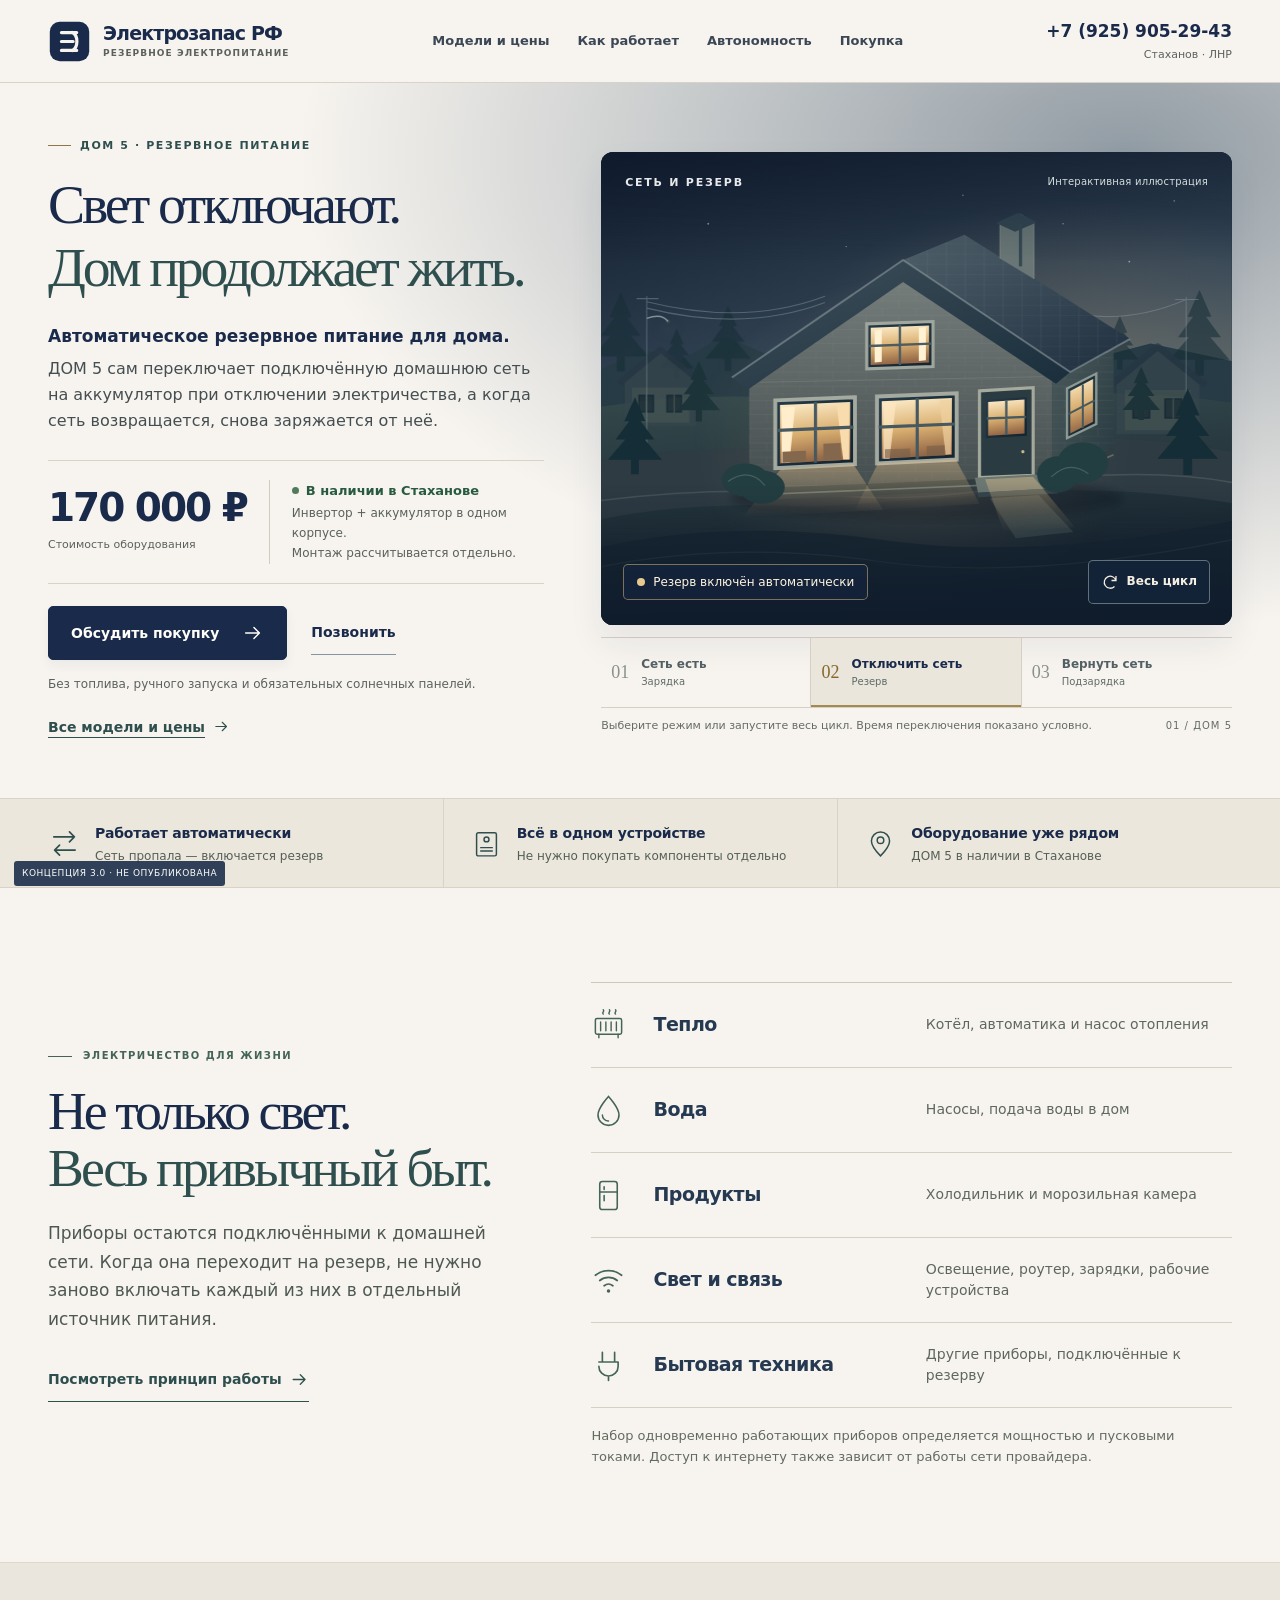
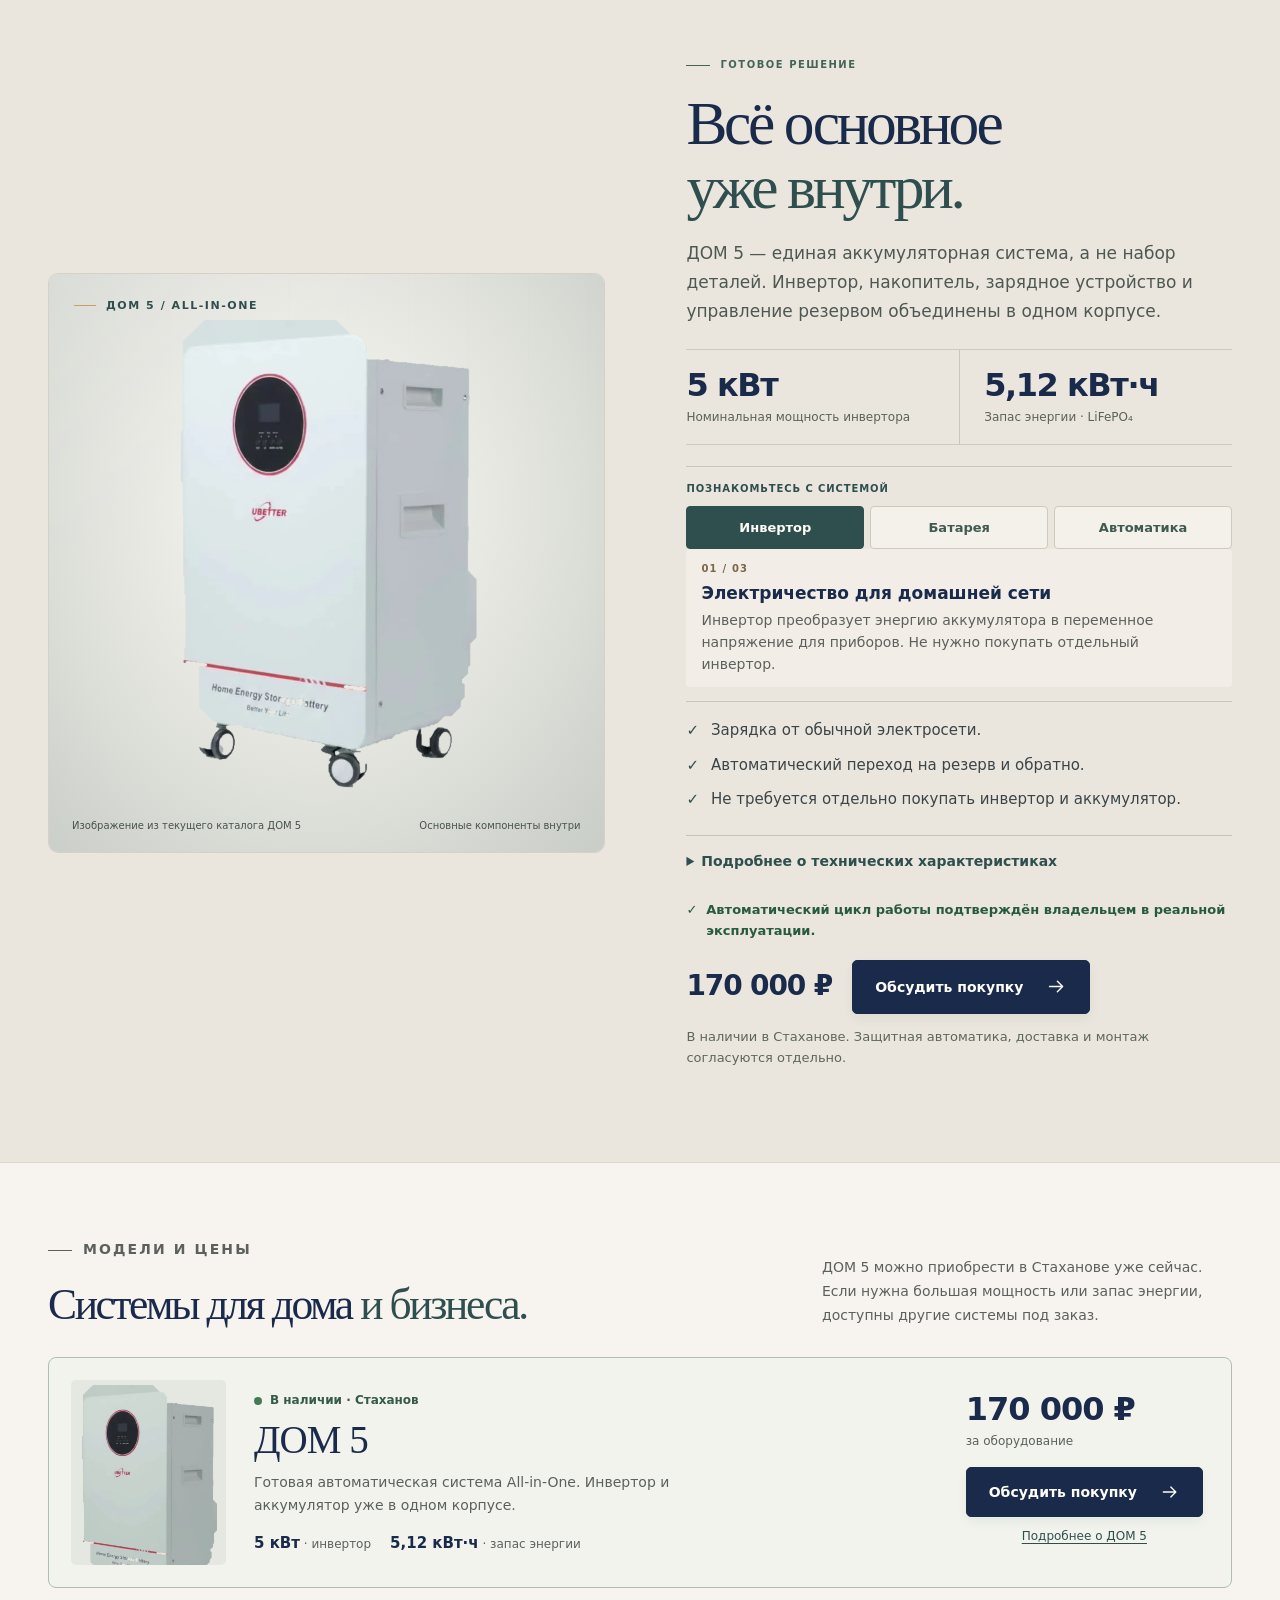
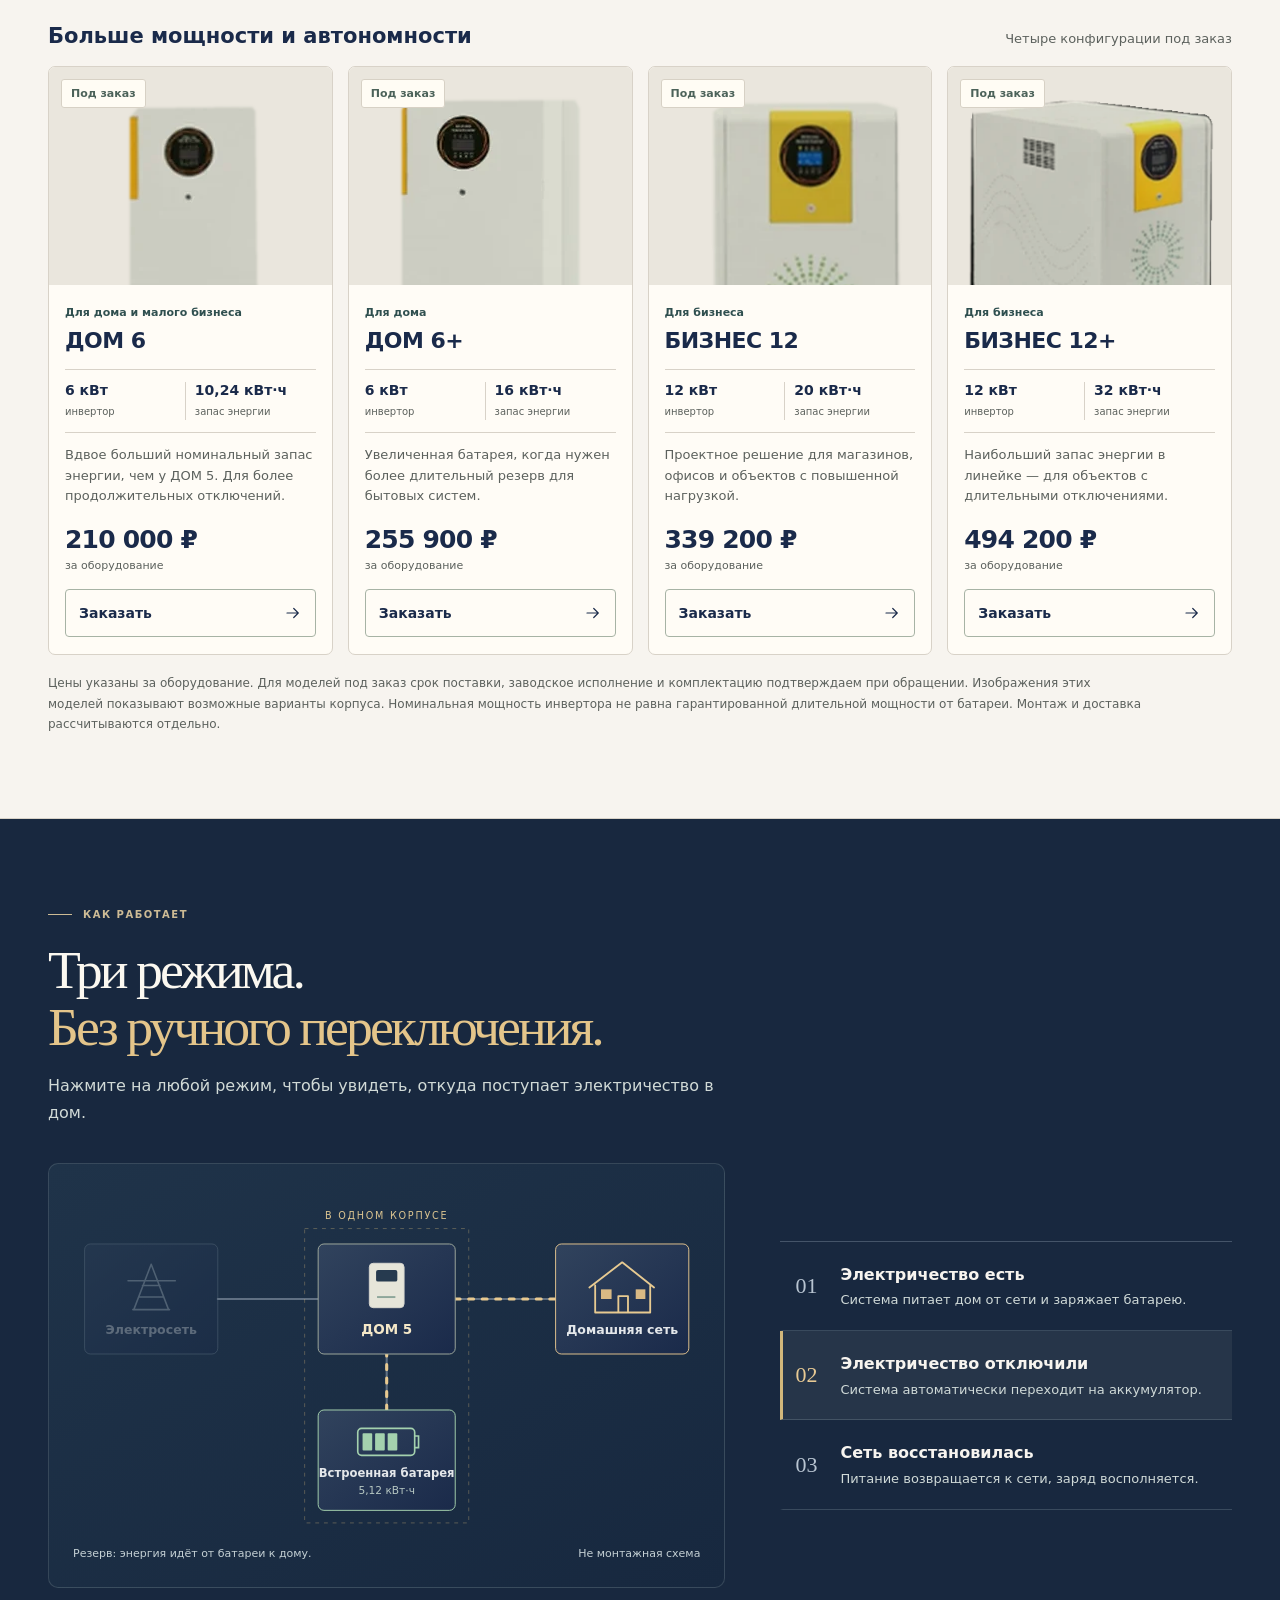
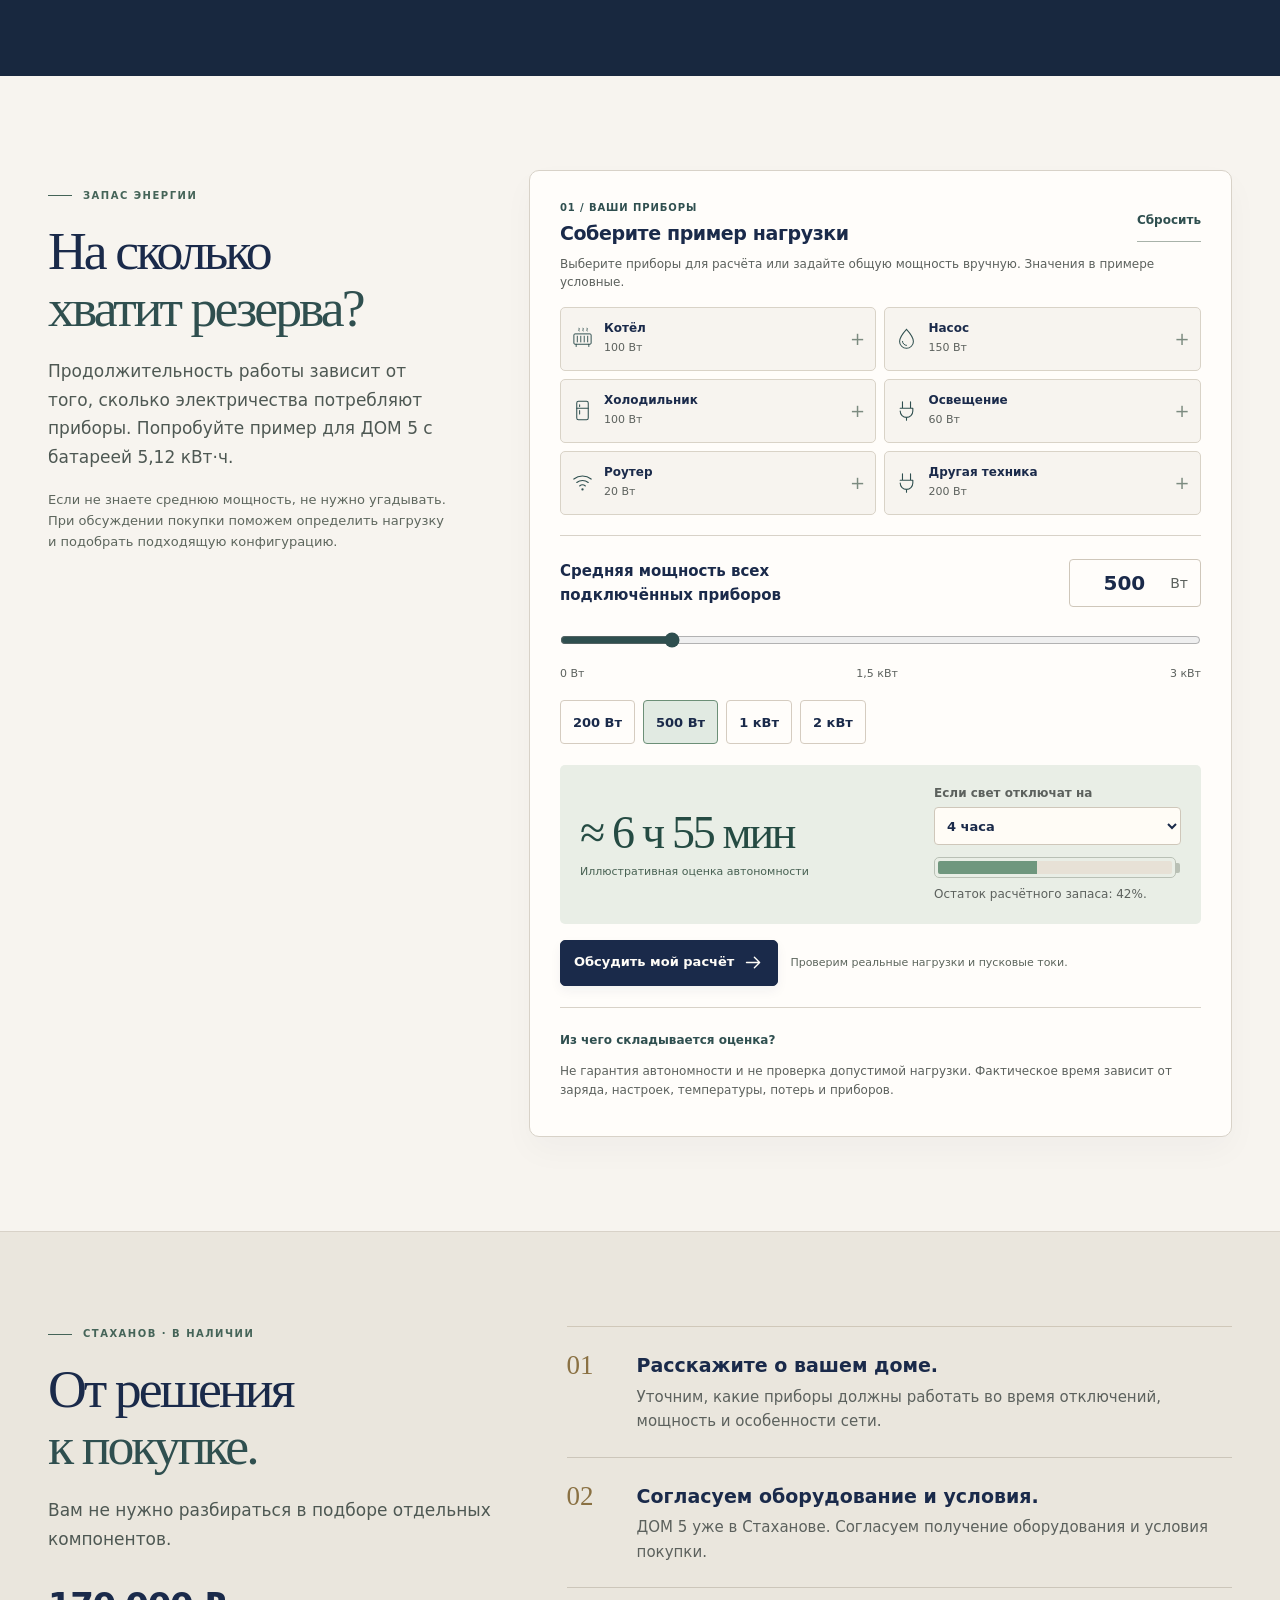
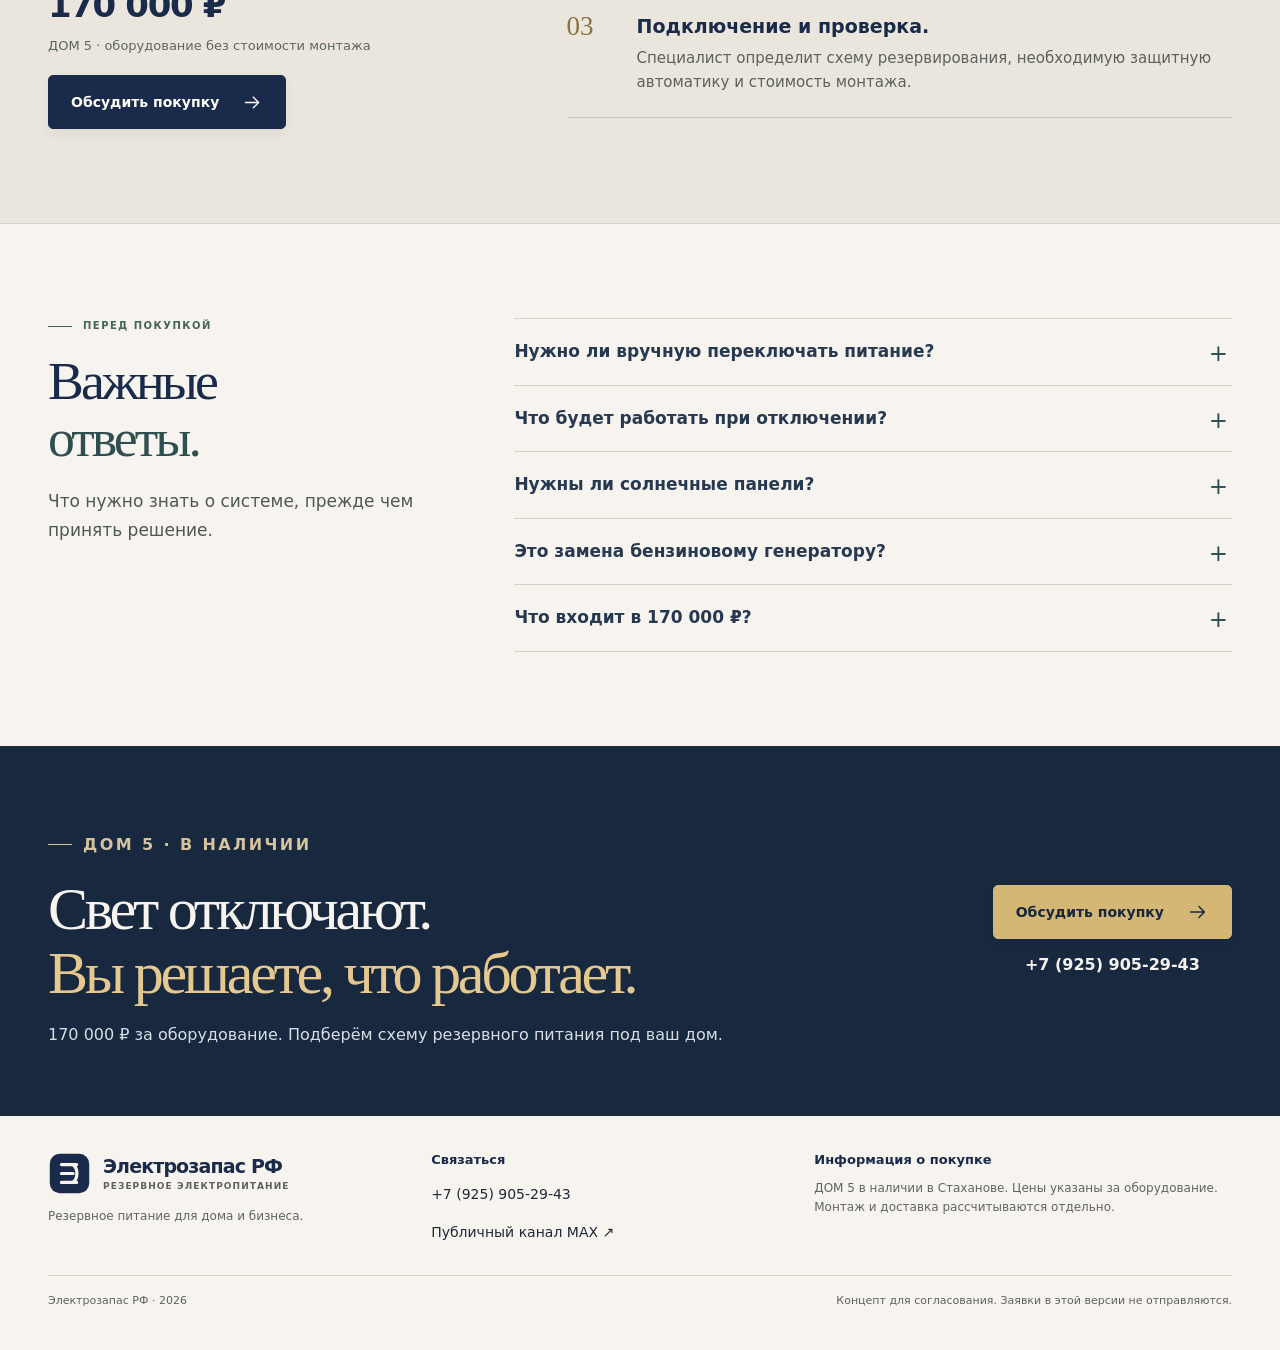
<file: design-preview-v3/index.html>
<!doctype html><html lang="ru"><head><meta charset="utf-8"><meta name="viewport" content="width=device-width, initial-scale=1, viewport-fit=cover"><meta name="theme-color" content="#1A2A4A"><title>Электрозапас РФ — ДОМ 5 | Концепция 3.0</title><style>
:root{--navy:#1A2A4A;--deep:#121F37;--cream:#F7F4EF;--paper:#FFFCF6;--gold:#C4A35A;--green:#2F4F4F;--ink:#202939;--muted:#625f58;--line:#d9d2c6;--serif:Georgia,'Times New Roman',serif;--sans:system-ui,-apple-system,BlinkMacSystemFont,'Segoe UI',Arial,sans-serif}*{box-sizing:border-box}html{scroll-behavior:smooth;scroll-padding-top:95px}body{margin:0;background:var(--cream);color:var(--ink);font:16px/1.6 var(--sans);-webkit-font-smoothing:antialiased}button,input,select{font:inherit}button,a{touch-action:manipulation}button{cursor:pointer}a{color:inherit;text-decoration:none}button:focus-visible,a:focus-visible,input:focus-visible,summary:focus-visible{outline:3px solid #A1762F;outline-offset:5px}svg{display:block}img{max-width:100%;display:block}h1,h2,h3,p{margin:0}h1,h2{font-family:var(--serif);font-weight:400;line-height:1.06;letter-spacing:-.045em}h2{font-size:clamp(35px,4.4vw,61px);color:var(--navy)}h3{line-height:1.3}h2 em{font-style:normal;color:var(--green)}.wrap{width:min(1264px,100% - 88px);margin:0 auto}.kicker{font-size:11px;letter-spacing:.16em;text-transform:uppercase;font-weight:780;color:#526961;display:flex;align-items:center;gap:10px;margin:0 0 19px}.kicker:before{content:'';width:24px;height:1px;background:currentColor}.sub{font-size:17px;color:var(--muted);line-height:1.7;max-width:700px}.small{font-size:13px;line-height:1.6;color:var(--muted)}.button{min-height:53px;border:1px solid var(--gold);border-radius:5px;background:var(--gold);color:#13213A;padding:14px 22px;display:inline-flex;align-items:center;justify-content:space-between;gap:18px;font-weight:780;font-size:15px;line-height:1.3;transition:background .18s,transform .18s;text-align:left}.button:hover{background:#D4B774;transform:translateY(-1px)}.button svg{flex:none}.button-dark{background:var(--navy);color:var(--cream);border-color:var(--navy)}.button-dark:hover{background:#2F4F4F}.link{display:inline-flex;align-items:center;gap:8px;font-weight:680;font-size:14px;border-bottom:1px solid currentColor;padding:6px 0;min-height:44px}.header{background:var(--cream);border-bottom:1px solid #D9D2C7;position:relative;z-index:5}.head{display:flex;align-items:center;justify-content:space-between;gap:24px;min-height:82px}.brand{display:flex;align-items:center;gap:12px;flex-shrink:0}.mark{width:43px;height:43px}.brandname{font-size:19px;font-weight:800;letter-spacing:-.7px;line-height:1.08;color:var(--navy)}.brandname small{display:block;font-size:9px;letter-spacing:.12em;margin-top:6px;color:var(--muted);font-weight:700}.nav{display:flex;align-items:center;gap:30px;font-size:13px;font-weight:650;color:#3C4756}.nav a{padding:14px 0;white-space:nowrap}.nav a:hover{color:var(--green);text-decoration:underline;text-underline-offset:6px}.head-contact{text-align:right;white-space:nowrap;line-height:1.3}.head-contact a{font-weight:800;font-size:17px;color:var(--navy)}.head-contact small{display:block;color:var(--muted);font-size:11px;margin-top:5px}.hero{background:var(--navy);color:var(--cream);overflow:hidden;position:relative}.hero:before{position:absolute;inset:0;content:'';background:radial-gradient(ellipse at 88% 10%,#3E5366 0,transparent 52%);opacity:.55;pointer-events:none}.hero-inner{position:relative;display:grid;grid-template-columns:minmax(0,.91fr) minmax(0,1.09fr);gap:54px;align-items:center;padding:62px 0 62px}.hero .kicker{color:#D5C9B2;letter-spacing:.12em;margin-bottom:22px}.hero .kicker:before{width:8px;height:8px;border-radius:50%;background:#9EC5A6}.hero h1{font-size:clamp(43px,5.1vw,76px);line-height:1.01;letter-spacing:-.045em;max-width:630px}.hero h1 em{display:block;color:#E8C990;font-weight:400;font-style:normal}.hero-description{max-width:505px;font-size:18px;color:#E6E8EB;margin-top:24px;line-height:1.62}.hero-description strong{color:#fff;font-weight:700}.offer{display:flex;gap:21px;align-items:center;margin-top:26px;padding:18px 0;border-top:1px solid #F7F4EF3B;border-bottom:1px solid #F7F4EF3B;max-width:510px}.offer-price{flex:none}.offer-price strong{display:block;font-size:37px;line-height:1.02;font-weight:760;letter-spacing:-1.3px;font-variant-numeric:tabular-nums}.offer-price span{font-size:12px;color:#D1D6DD}.offer-info{padding-left:21px;border-left:1px solid #F7F4EF3B;font-size:13px;line-height:1.55;color:#DEE4E9}.offer-info strong{display:block;color:#DCEBD8;font-size:14px;margin-bottom:2px}.hero-actions{display:flex;align-items:center;gap:18px;margin:23px 0 0;flex-wrap:wrap}.hero-actions .button{min-width:238px}.hero-actions .link{color:#E9E7E0}.hero-mini{margin:14px 0 0;color:#D0D7E1;font-size:13px}.visual{position:relative;min-width:0}.scene{position:relative;overflow:hidden;background:#101E33;border:1px solid #A9BEC033;border-radius:8px;box-shadow:0 30px 55px #08122138}.scene .scene-art{width:100%;height:auto;aspect-ratio:700/525}.scene-title{position:absolute;top:20px;left:20px;right:20px;display:flex;justify-content:space-between;align-items:flex-start;gap:12px;color:#E7E9EB;pointer-events:none}.scene-title strong{font-size:11px;letter-spacing:.13em;text-transform:uppercase}.scene-title small{font-size:10px;letter-spacing:.02em;color:#B6C1CE;text-align:right}.scene-overlay{position:absolute;left:18px;bottom:18px;right:18px;display:flex;justify-content:space-between;align-items:center;gap:10px}.status{background:#142137EB;color:#F4F1E9;border:1px solid #BACFC044;display:flex;align-items:center;gap:8px;padding:9px 13px;font-size:12px;line-height:1.4;border-radius:4px}.status-dot{background:#92BF9E;width:8px;height:8px;border-radius:50%;flex:none}.scene-control{border:1px solid #91A4AF80;background:#142137DC;color:#F6EFE1;padding:9px 12px;border-radius:4px;min-height:44px;font-size:12px;font-weight:700;display:flex;gap:8px;align-items:center}.scene-control:hover{background:#2E4154}.hero .window,.hero .neighbour-window,.hero .light-halo,.hero .grid-light{transition:opacity .7s,fill .7s}.scene[data-stage="grid"] .window{opacity:1}.scene[data-stage="grid"] .neighbour-window,.scene[data-stage="grid"] .grid-light{opacity:.85}.scene[data-stage="grid"] .light-halo{opacity:.8}.scene[data-stage="off"] .window,.scene[data-stage="off"] .neighbour-window,.scene[data-stage="off"] .light-halo,.scene[data-stage="off"] .grid-light{opacity:.06}.scene[data-stage="reserve"] .window,.scene[data-stage="reserve"] .light-halo{opacity:1}.scene[data-stage="reserve"] .neighbour-window,.scene[data-stage="reserve"] .grid-light{opacity:.06}.scene-caption{margin-top:13px;font-size:11px;color:#BFC9D2;display:flex;justify-content:space-between;gap:16px}.facts{border-bottom:1px solid var(--line)}.fact-grid{display:grid;grid-template-columns:repeat(3,1fr)}.fact{padding:25px 27px 25px 0;display:flex;gap:16px;align-items:center}.fact+.fact{border-left:1px solid var(--line);padding-left:27px}.fact svg{width:32px;height:32px;color:var(--green);flex:none}.fact strong{display:block;color:var(--navy);font-size:15px;margin:0 0 3px}.fact span{font-size:12px;color:var(--muted);line-height:1.4;display:block}.section{padding:94px 0}.section-heading{margin-bottom:36px}.section-heading h2{max-width:850px;margin-bottom:17px}.need-layout{display:grid;grid-template-columns:.85fr 1.15fr;gap:68px;align-items:start}.need-intro .sub{margin-top:22px;font-size:17px}.need-intro .link{margin-top:25px;color:var(--green)}.need-list{border-top:1px solid var(--line)}.need-item{display:grid;grid-template-columns:43px 1fr 1.1fr;gap:14px;align-items:center;padding:20px 0;border-bottom:1px solid var(--line);min-height:85px}.need-item svg{width:30px;height:30px;color:var(--green)}.need-item strong{font-size:20px;letter-spacing:-.5px;color:var(--navy);line-height:1.25}.need-item p{font-size:14px;color:var(--muted);line-height:1.55}.need-note{font-size:13px;color:var(--muted);margin-top:18px;line-height:1.6}.product-section{background:#EEE9E1;border-block:1px solid #DED7CA}.product-layout{display:grid;grid-template-columns:1.04fr .96fr;align-items:center;gap:64px}.product-art{position:relative;background:#E5E1D9;min-height:500px;display:flex;align-items:center;justify-content:center;isolation:isolate;border:1px solid #D8D0C2;overflow:hidden;border-radius:7px}.product-art:before{content:'';position:absolute;inset:0;background:radial-gradient(ellipse at 49% 42%,#FBF8F1 0,#EAE5DC 49%,#D5CEC2 100%);z-index:-1}.product-art:after{content:'';position:absolute;inset:0;background:repeating-linear-gradient(0deg,transparent 0 41px,#1A2A4A08 41px 42px),repeating-linear-gradient(90deg,transparent 0 41px,#1A2A4A08 41px 42px);z-index:-1;mask-image:linear-gradient(to bottom,#0003,transparent)}.product-fallback{width:min(53%,250px);filter:drop-shadow(9px 18px 16px #1A2A4A25)}.actual-image{position:absolute;inset:7% 17% 10%;width:66%;height:83%;object-fit:contain;filter:drop-shadow(8px 20px 17px #1A2A4A25);display:none}.actual-image.loaded{display:block}.product-art.has-photo .product-fallback{visibility:hidden}.art-label{position:absolute;left:20px;top:20px;color:var(--navy);font-size:11px;font-weight:750;letter-spacing:.12em;display:flex;align-items:center;gap:10px}.art-label:before{content:'';width:22px;height:1px;background:var(--gold)}.art-caption{position:absolute;bottom:15px;left:20px;right:20px;font-size:11px;color:#54534e;display:flex;justify-content:space-between;gap:10px}.product-copy h2{font-size:clamp(39px,4.8vw,65px);line-height:1.04}.product-copy .sub{margin-top:19px;line-height:1.7}.product-metrics{display:grid;grid-template-columns:1fr 1fr;border-block:1px solid #CCC4B6;margin:26px 0 21px}.metric{padding:19px 10px 17px 0}.metric+.metric{border-left:1px solid #CCC4B6;padding-left:24px}.metric strong{font-size:34px;letter-spacing:-1.3px;color:var(--navy);font-weight:750;line-height:1;display:block;font-variant-numeric:tabular-nums}.metric span{font-size:12px;color:var(--muted);display:block;margin-top:7px}.product-points{list-style:none;padding:0;margin:0 0 24px}.product-points li{display:flex;gap:12px;align-items:flex-start;font-size:15px;color:#3B4549;margin:10px 0}.check{color:var(--green);font-weight:900}.product-buyline{display:flex;align-items:center;gap:20px;flex-wrap:wrap;margin-top:12px}.product-buyline .price{font-size:28px;line-height:1.1;font-weight:800;letter-spacing:-.8px;color:var(--navy)}.product-copy .small{margin-top:13px}.flow-section{background:#14233D;color:var(--cream);padding:82px 0}.flow-section h2{color:var(--cream)}.flow-section h2 em{color:#E0BE80}.flow-section .kicker{color:#CDBB95}.flow-section .sub{color:#D1D9E4}.flow-layout{display:grid;grid-template-columns:1.2fr .8fr;gap:45px;align-items:center}.flow-panel{background:#1A2A4A;border:1px solid #A5B5C241;border-radius:7px;padding:24px 22px}.flow-svg{width:100%;height:auto}.flow-svg .wire{stroke:#607083;stroke-width:2.2;fill:none;stroke-linecap:round}.flow-svg .activewire{stroke:#8EC1A0;stroke-width:3;stroke-dasharray:5 9;fill:none;animation:flow 1.4s linear infinite;opacity:0;stroke-linecap:round}.flow-svg[data-mode="grid"] .to-grid,.flow-svg[data-mode="grid"] .to-home,.flow-svg[data-mode="grid"] .to-battery,.flow-svg[data-mode="return"] .to-grid,.flow-svg[data-mode="return"] .to-home,.flow-svg[data-mode="return"] .to-battery,.flow-svg[data-mode="backup"] .from-battery,.flow-svg[data-mode="backup"] .to-home{opacity:1}.flow-svg[data-mode="backup"] .node-grid{opacity:.32}.flow-svg[data-mode="backup"] .node-battery rect.outer{stroke:#A4D1AE}.flow-svg[data-mode="backup"] .node-home rect.outer{stroke:#E2C38E}.flow-svg text{font-family:var(--sans)}@keyframes flow{to{stroke-dashoffset:-28}}.flow-caption{color:#BFC9D4;font-size:11px;margin-top:10px;display:flex;justify-content:space-between;gap:8px}.flow-tabs{display:flex;flex-direction:column;gap:0;border-top:1px solid #9CACBD55}.flow-tab{display:grid;grid-template-columns:32px 1fr;gap:13px;background:transparent;color:#DCE2EB;border:0;border-bottom:1px solid #9CACBD55;text-align:left;padding:19px 8px;min-height:73px;align-items:center}.flow-tab span{font:italic 22px var(--serif);color:#B8C4D1}.flow-tab strong{display:block;font-size:17px;color:#F7F4EF;font-weight:720}.flow-tab small{font-size:13px;display:block;color:#C8D1DD;line-height:1.5;margin-top:3px}.flow-tab[aria-pressed=true]{background:#F7F4EF0B;border-left:3px solid var(--gold);padding-left:12px}.flow-tab[aria-pressed=true] span{color:#E8CA94}.calc-layout{display:grid;grid-template-columns:.78fr 1.22fr;gap:62px;align-items:start}.calc-copy .sub{margin-top:20px}.calc-copy .small{margin-top:19px}.calc{border:1px solid #D6CFC2;background:#FFFDF8;border-radius:7px;padding:29px 30px}.calc-top{display:flex;justify-content:space-between;gap:16px;align-items:flex-start}.calc label{font-size:15px;font-weight:750;color:var(--navy)}.watt-box{display:flex;align-items:center;gap:8px;border:1px solid #CFC7BA;border-radius:4px;padding:6px 12px;min-height:48px}.watt-box input{width:80px;border:0;background:transparent;outline:0;font-size:20px;font-weight:750;color:var(--navy);text-align:right;font-variant-numeric:tabular-nums}.watt-box span{font-size:14px;color:var(--muted)}input[type=range]{width:100%;accent-color:var(--green);height:34px;margin:16px 0 0;cursor:pointer}.scale{display:flex;justify-content:space-between;font-size:11px;color:var(--muted)}.presets{display:flex;gap:8px;flex-wrap:wrap;margin:17px 0 21px}.preset{border:1px solid #D5CCC0;background:transparent;color:var(--navy);border-radius:4px;min-height:44px;padding:9px 12px;font-size:13px;font-weight:650}.preset[aria-pressed=true]{background:#E1EAE2;border-color:#6C8F77}.calc-result{padding:20px 0 14px;border-top:1px solid var(--line);display:grid;grid-template-columns:1.15fr .85fr;align-items:center;gap:17px}.calc-result strong{font-family:var(--serif);font-size:49px;line-height:1.07;color:var(--navy);font-weight:400;display:block;letter-spacing:-1.5px}.calc-result .result-label{font-size:12px;color:var(--muted);display:block;margin:6px 0 0}.energy-bar{height:9px;background:#E7E1D6;border-radius:2px;overflow:hidden}.energy-fill{height:100%;background:#6F977E;transition:width .2s}.energy-copy{font-size:12px;color:var(--muted);margin:8px 0 0;line-height:1.45}.calc-explain{border-top:1px solid var(--line);margin-top:12px;padding-top:12px;font-size:12px;color:var(--muted);line-height:1.6}.calc-explain summary{cursor:pointer;min-height:42px;display:flex;align-items:center;gap:9px;font-weight:750;color:var(--green)}.calc-explain p{padding:0 0 7px}.purchase{border-block:1px solid var(--line);background:#EDE9E1}.purchase-layout{display:grid;grid-template-columns:.8fr 1.2fr;gap:65px;align-items:start}.purchase h2{margin-bottom:21px}.purchase-list{display:grid;gap:0;border-top:1px solid #D0C8B9}.purchase-row{display:grid;grid-template-columns:52px 1fr;gap:18px;border-bottom:1px solid #D0C8B9;padding:23px 0}.purchase-row .num{font:italic 27px var(--serif);color:#7D6949}.purchase-row strong{font-size:19px;color:var(--navy);display:block;margin-bottom:4px}.purchase-row p{font-size:15px;color:var(--muted)}.stock-offer{display:block;margin-top:25px;color:var(--navy)}.stock-offer .price{font-size:34px;font-weight:800;letter-spacing:-1.2px}.stock-offer .small{margin:3px 0 18px}.catalog{padding:70px 0;border-bottom:1px solid var(--line)}.catalog h2{font-size:clamp(33px,3.7vw,48px)}.catalog-head{display:flex;justify-content:space-between;gap:24px;align-items:end;margin-bottom:22px}.catalog-head p{max-width:390px;font-size:14px;color:var(--muted)}.catalog-details{border-block:1px solid var(--line)}.catalog-details>summary{list-style:none;cursor:pointer;display:flex;align-items:center;justify-content:space-between;min-height:64px;font-weight:700;color:var(--navy);font-size:17px;padding:10px 0;gap:10px}.catalog-details>summary::-webkit-details-marker{display:none}.catalog-details>summary:after{content:'+';font-size:27px;font-weight:350;color:var(--green)}.catalog-details[open]>summary:after{content:'−'}.catalog-row{display:grid;grid-template-columns:1.15fr 1fr 1fr auto;align-items:center;gap:16px;padding:18px 0;border-top:1px solid var(--line)}.catalog-row strong{color:var(--navy);font-size:19px}.catalog-row span{font-size:14px;color:var(--muted)}.catalog-row b{font-size:19px;color:var(--navy);font-variant-numeric:tabular-nums}.catalog-row button{min-height:44px;border:1px solid #B5AEA1;color:var(--navy);background:transparent;padding:8px 12px;border-radius:4px;font-size:13px;font-weight:700}.faq-layout{display:grid;grid-template-columns:.7fr 1.3fr;gap:65px}.faq-list{border-top:1px solid var(--line)}.faq-list details{border-bottom:1px solid var(--line)}.faq-list summary{font-weight:700;cursor:pointer;list-style:none;padding:19px 35px 19px 0;min-height:56px;position:relative;color:var(--navy);font-size:17px}.faq-list summary::-webkit-details-marker{display:none}.faq-list summary:after{content:'+';position:absolute;right:4px;top:16px;font-size:23px;color:var(--green);font-weight:350}.faq-list details[open] summary:after{content:'−'}.faq-list p{font-size:15px;color:var(--muted);padding:0 35px 21px 0;line-height:1.65}.closing{background:var(--navy);color:var(--cream);padding:64px 0 65px}.closing .wrap{display:flex;justify-content:space-between;gap:40px;align-items:center}.closing .kicker{color:#D4C39D}.closing h2{color:var(--cream);max-width:700px;font-size:clamp(39px,4.7vw,64px)}.closing h2 em{color:#E5C78C}.closing p{color:#D8DEE6;margin-top:18px;font-size:16px}.closing-action{display:flex;flex-direction:column;gap:13px;flex-shrink:0}.closing-action a{font-size:16px;color:var(--cream);text-align:center;font-weight:700}.footer{padding:36px 0 40px}.footer-grid{display:grid;grid-template-columns:1fr 1fr 1.2fr;gap:35px;align-items:start}.footer .brand{margin-bottom:12px}.footer .small{font-size:12px}.footer h3{font-size:13px;color:var(--navy);margin:0 0 10px}.footer-links{display:flex;flex-direction:column;gap:8px;font-size:14px}.footer-links a{min-height:30px;display:flex;align-items:center}.footer-note{border-top:1px solid var(--line);margin-top:28px;padding-top:16px;display:flex;justify-content:space-between;gap:20px;color:var(--muted);font-size:11px}.mobilebar{display:none}.preview-label{position:fixed;left:14px;bottom:14px;background:#1A2A4AE8;color:#fff;border:1px solid #FFFFFF38;border-radius:4px;padding:5px 9px;z-index:12;font-size:10px;letter-spacing:.04em;pointer-events:none}.dialog{border:1px solid #D4CBBC;border-radius:8px;background:var(--cream);color:var(--ink);padding:0;width:min(550px,calc(100% - 24px));max-height:92vh;overflow:auto;box-shadow:0 20px 90px #08132188}.dialog::backdrop{background:#0B1429B8}.dialog-body{padding:30px}.dialog-header{display:flex;gap:10px;justify-content:space-between;align-items:flex-start}.dialog h2{font-size:36px;margin-bottom:10px}.close{min-width:44px;min-height:44px;border:1px solid var(--line);background:transparent;border-radius:50%;color:var(--navy);font-size:25px;line-height:1}.dialog .model-summary{font-size:14px;font-weight:700;color:var(--green);margin:10px 0 19px}.dialog fieldset{border:0;margin:0 0 19px;padding:0}.dialog legend{font-size:14px;font-weight:750;color:var(--navy);margin:0 0 9px}.chips{display:flex;flex-wrap:wrap;gap:7px}.chip{position:relative}.chip input{position:absolute;opacity:0;width:1px;height:1px}.chip span{display:flex;min-height:44px;align-items:center;padding:9px 13px;border:1px solid #C7C1B6;background:#FFFCF7;border-radius:4px;color:#404D51;font-size:13px;cursor:pointer}.chip input:checked+span{background:#E0EBE1;border-color:#567F64;color:#233B2B}.chip input:focus-visible+span{outline:3px solid var(--gold);outline-offset:2px}.field{display:flex;flex-direction:column;gap:7px;font-weight:650;font-size:14px;margin:0 0 12px}.field input{border:1px solid #BFB7A8;border-radius:4px;background:#fffdf9;padding:10px 13px;min-height:48px;color:var(--ink)}.dialog .button{width:100%;margin-top:8px}.dialog .small{margin:12px 0 0}.form-result{font-size:14px;margin:14px 0;color:var(--green);font-weight:650}.skip{position:absolute;top:-80px;left:15px;z-index:20;padding:10px 15px;background:var(--cream)}.skip:focus{top:10px}
@media(max-width:1050px){.wrap{width:min(100% - 52px,1264px)}.nav{gap:17px}.hero-inner{gap:30px;padding:46px 0}.hero h1{font-size:clamp(43px,5.7vw,64px)}.hero-description{font-size:16px}.offer{gap:13px}.offer-info{padding-left:13px}.offer-price strong{font-size:31px}.head-contact a{font-size:15px}.need-layout,.product-layout,.calc-layout,.purchase-layout,.faq-layout{gap:35px}.section{padding:72px 0}.product-art{min-height:430px}.flow-layout{gap:25px}.need-item{grid-template-columns:34px 1fr 1.1fr;gap:10px}.need-item strong{font-size:18px}.need-item p{font-size:13px}.fact{gap:11px;padding-right:15px}.fact+.fact{padding-left:15px}.fact svg{width:26px;height:26px}}
@media(max-width:780px){.nav{display:none}.head{min-height:70px}.hero-inner{grid-template-columns:1fr;gap:28px;padding:36px 0 34px}.hero h1{font-size:clamp(43px,8.2vw,63px);max-width:700px}.hero-description{max-width:640px;margin-top:17px;font-size:16px}.hero .kicker{margin-bottom:18px}.hero-actions .button{min-width:215px}.visual{max-width:640px;width:100%;margin:auto}.scene .scene-art{aspect-ratio:700/440}.scene-caption{font-size:10px}.fact-grid{grid-template-columns:1fr}.fact{padding:14px 0!important;gap:12px}.fact+.fact{border-left:0;border-top:1px solid var(--line)}.fact strong{font-size:14px}.fact span{font-size:12px}.section{padding:59px 0}.need-layout,.product-layout,.calc-layout,.purchase-layout,.faq-layout,.flow-layout{grid-template-columns:1fr;gap:27px}.need-intro .link{margin-top:13px}.need-item{grid-template-columns:36px 1fr 1.1fr;gap:12px;min-height:75px}.need-item strong{font-size:18px}.need-item p{font-size:13px}.product-art{min-height:390px}.product-copy .sub{margin-top:14px}.flow-section{padding:60px 0}.flow-panel{padding:13px 10px}.flow-tabs{gap:0}.flow-tab{padding:15px 8px;min-height:67px}.calc{padding:22px}.catalog-head{display:block}.catalog-head p{margin-top:12px}.catalog-row{grid-template-columns:1fr 1fr;gap:7px 15px}.catalog-row button{justify-self:start}.catalog-row span{font-size:13px}.faq-layout{gap:23px}.closing .wrap{flex-direction:column;align-items:stretch;gap:25px}.closing-action .button{width:100%}.footer-grid{grid-template-columns:1fr 1fr;gap:24px}.footer-grid>div:last-child{grid-column:1/-1}.footer-note{flex-direction:column;gap:7px}.closing{padding:49px 0}.preview-label{bottom:83px}}
@media(max-width:480px){.wrap{width:calc(100% - 36px)}.head{min-height:64px;gap:9px}.mark{width:33px;height:33px}.brand{gap:8px}.brandname{font-size:15px;letter-spacing:-.4px}.brandname small{font-size:7.7px;margin-top:4px;letter-spacing:.04em}.head-contact a{font-size:12px;white-space:nowrap}.head-contact small{font-size:9px}.hero-inner{padding:28px 0 23px;gap:22px}.hero .kicker{font-size:10px;margin-bottom:15px;letter-spacing:.1em}.hero h1{font-size:clamp(36px,10.4vw,48px)}.hero-description{font-size:15px;margin-top:15px;line-height:1.58}.offer{margin-top:19px;padding:13px 0;gap:11px}.offer-price strong{font-size:29px}.offer-price span{font-size:10px}.offer-info{padding-left:11px;font-size:11px}.offer-info strong{font-size:12px}.hero-actions{gap:9px;margin-top:17px}.hero-actions .button{width:100%;min-height:52px}.hero-actions .link{min-height:35px;border:0;padding:3px 0}.hero-mini{font-size:12px;margin-top:6px}.scene-title{top:11px;left:11px;right:11px}.scene-title strong{font-size:9px}.scene-title small{font-size:8px}.scene-overlay{left:9px;right:9px;bottom:9px}.status{font-size:10px;padding:7px 8px;gap:6px}.scene-control{font-size:10px;padding:5px 7px;min-height:44px;gap:5px}.scene-control svg{width:14px}.scene-caption{font-size:10px;display:block}.scene-caption span:last-child{display:none}.section{padding:49px 0}.kicker{font-size:10px;margin-bottom:14px;letter-spacing:.12em}.section-heading{margin-bottom:23px}.sub{font-size:15px}.need-intro .sub,.calc-copy .sub{font-size:15px;margin-top:15px}.need-item{grid-template-columns:32px 1fr;gap:4px 11px;padding:14px 0;min-height:0}.need-item svg{grid-row:1/3;width:26px;height:26px}.need-item strong{font-size:16px}.need-item p{grid-column:2}.need-note{font-size:12px}.product-art{min-height:330px}.art-label{top:12px;left:12px;font-size:10px}.art-caption{bottom:12px;left:12px;right:12px;font-size:10px}.art-caption span:last-child{display:none}.product-metrics{margin:21px 0 18px}.metric strong{font-size:29px}.metric+.metric{padding-left:15px}.product-points li{font-size:14px}.product-buyline .button{width:100%}.flow-section{padding:48px 0}.flow-section .section-heading{margin-bottom:20px}.flow-caption{display:block;font-size:10px}.flow-caption span:last-child{display:block}.flow-tab strong{font-size:15px}.flow-tab small{font-size:12px}.calc{padding:17px}.calc-top{align-items:center}.calc label{font-size:13px;line-height:1.35}.watt-box{padding:4px 8px}.watt-box input{width:63px;font-size:19px}.calc-result strong{font-size:41px}.calc-result{gap:13px}.energy-copy{font-size:11px}.presets{gap:6px}.preset{padding:8px 10px;font-size:12px}.calc-explain{font-size:11px}.purchase-row{grid-template-columns:34px 1fr;gap:10px;padding:17px 0}.purchase-row strong{font-size:17px}.purchase-row p{font-size:14px}.catalog{padding:46px 0}.catalog-row strong,.catalog-row b{font-size:17px}.faq-list summary{font-size:15px;min-height:53px;padding:15px 31px 15px 0}.faq-list summary:after{top:12px}.faq-list p{font-size:14px}.closing{padding:42px 0}.closing p{font-size:15px}.footer{padding:26px 0 116px}.footer-grid{grid-template-columns:1fr;gap:20px}.footer-grid>div:last-child{grid-column:auto}.mobilebar{position:fixed;bottom:0;left:0;right:0;z-index:10;display:flex;gap:12px;justify-content:space-between;align-items:center;background:#F7F4EFFA;border-top:1px solid #CEC6B9;box-shadow:0 -5px 18px #1A2A4A12;padding:10px 16px calc(10px + env(safe-area-inset-bottom,0px));transform:translateY(120%);transition:transform .25s}.mobilebar.visible{transform:translateY(0)}.mobilebar strong{font-size:22px;letter-spacing:-.7px;color:var(--navy);display:block;line-height:1}.mobilebar small{display:block;font-size:10px;color:var(--green);margin-top:4px}.mobilebar .button{font-size:13px;min-height:46px;padding:10px 12px;gap:8px}.mobilebar .button svg{width:16px}.preview-label{bottom:8px;left:8px}.mobilebar.visible~.preview-label{bottom:78px}.dialog-body{padding:23px}.dialog h2{font-size:31px}}
@media(prefers-reduced-motion:reduce){*{animation:none!important;transition:none!important;scroll-behavior:auto!important}}

.technical{border-top:1px solid #CBC3B5;margin-top:6px;padding:4px 0 13px}.technical summary{cursor:pointer;font-size:14px;font-weight:750;color:var(--green);padding:10px 0;min-height:44px}.technical dl{display:grid;grid-template-columns:1fr 1.1fr;gap:9px 13px;font-size:13px;margin:8px 0 6px}.technical dt{color:var(--muted)}.technical dd{color:var(--navy);font-weight:650;margin:0}.proof-note{display:flex;gap:9px;align-items:flex-start;color:#2F4F4F;font-size:13px;font-weight:650;margin:3px 0 18px;line-height:1.6}.proof-note span{font-weight:900}.hero-description{max-width:495px}.hero h1{font-size:clamp(43px,4.8vw,70px)}
@media(max-width:780px){.hero h1{font-size:clamp(43px,8.2vw,63px)}}
@media(max-width:480px){.hero h1{font-size:clamp(36px,10vw,46px)}.hero-description{font-size:15px}.hero-mini{margin-top:3px}.hero-actions .link{min-height:44px}.technical dl{font-size:12px}}

/* Interactive concept v2 — purposeful, restrained motion */
.header{position:sticky;top:0;z-index:12;background:var(--cream)}
.read-progress{position:absolute;bottom:0;left:0;width:100%;height:2px;background:transparent;pointer-events:none}.read-progress span{display:block;width:100%;height:100%;background:var(--gold);transform:scaleX(0);transform-origin:left;will-change:transform}
.nav a{position:relative}.nav a[aria-current="location"]:after{content:"";position:absolute;left:0;right:0;bottom:6px;height:2px;background:var(--gold)}
.hero-copy .kicker,.hero h1,.hero-description,.offer,.hero-actions,.hero-mini{animation:hero-enter .65s cubic-bezier(.2,.8,.2,1) both}.hero h1{animation-delay:.07s}.hero-description{animation-delay:.15s}.offer{animation-delay:.23s}.hero-actions,.hero-mini{animation-delay:.3s}
@keyframes hero-enter{from{opacity:.25;transform:translateY(12px)}to{opacity:1;transform:translateY(0)}}
.scene .window,.scene .neighbour-window,.scene .light-halo,.scene .grid-light{transition:opacity .45s cubic-bezier(.2,.7,.3,1)}
.scene[data-stage="return"] .window,.scene[data-stage="return"] .light-halo{opacity:1}.scene[data-stage="return"] .neighbour-window,.scene[data-stage="return"] .grid-light{opacity:.85}
.scene[data-stage="off"] .status-dot{background:#E9BD81}.scene[data-stage="reserve"] .status-dot{background:#E8C990}.scene[data-stage="return"] .status-dot{background:#A8D1AB}
.scene[data-stage="reserve"] .status{border-color:#D9B77B88}.scene[data-stage="off"] .status{border-color:#D9B77B66}
.scene-control[aria-pressed="true"]{border-color:#E0C58C;background:#394657}.scene-control[aria-pressed="true"] svg{animation:cycle-spin 2.1s linear infinite}@keyframes cycle-spin{to{transform:rotate(360deg)}}
.scene-steps{display:grid;grid-template-columns:repeat(3,minmax(0,1fr));gap:1px;background:#A9BEC033;border:1px solid #A9BEC033;border-radius:6px;overflow:hidden;margin-top:12px}.scene-step{display:grid;grid-template-columns:23px 1fr;gap:8px;align-items:center;text-align:left;min-height:64px;padding:10px 12px;border:0;background:#20334A;color:#C9D3DD;transition:background .25s,color .25s;position:relative}.scene-step .step-index{color:#9DACB8;font:18px var(--serif)}.scene-step strong{font-size:12px;display:block;line-height:1.35}.scene-step small{display:block;font-size:10px;line-height:1.35;color:#B8C5D0;margin-top:3px}.scene-step:hover{background:#30465D}.scene-step[aria-pressed="true"]{background:#35485B;color:#FFF1D5}.scene-step[aria-pressed="true"]:before{content:'';position:absolute;inset:0 auto 0 0;width:3px;background:var(--gold)}.scene-step[aria-pressed="true"] .step-index{color:#E8C990}.scene-step:focus-visible{outline-offset:-4px}
.scene-caption{margin-top:8px}.hero-visual-note{font-size:11px;color:#BFC9D2}
.component-explorer{margin:17px 0 18px;border-block:1px solid #CCC4B6;padding:14px 0}.component-label{font-weight:750;letter-spacing:.09em;text-transform:uppercase;color:var(--green);font-size:10px;margin:0 0 9px}.component-tabs{display:grid;grid-template-columns:repeat(3,minmax(0,1fr));gap:6px}.component-tabs button{min-height:43px;border:1px solid #C8BFB1;border-radius:4px;background:transparent;color:var(--navy);font-size:13px;font-weight:750;padding:9px 7px;transition:background .2s,border-color .2s,color .2s}.component-tabs button[aria-pressed="true"]{background:var(--navy);border-color:var(--navy);color:var(--cream)}.component-description{padding:13px 0 0;min-height:112px}.part-index{font-size:10px;font-weight:750;color:#7B6745;letter-spacing:.12em;display:block}.component-description strong{display:block;font-size:17px;color:var(--navy);line-height:1.35;margin:5px 0}.component-description p{font-size:14px;color:var(--muted);line-height:1.55}.component-description.part-change{animation:answer-in .28s ease-out both}
.flow-svg .activewire{animation-play-state:paused;transition:opacity .28s,stroke .3s}.flow-svg.flow-visible .activewire{animation-play-state:running}.flow-svg[data-mode="backup"] .activewire{stroke:#E8C990}.flow-svg .node-grid,.flow-svg .node-battery,.flow-svg .node-home{transition:opacity .35s}.flow-svg[data-mode="switching"] .node-grid,.flow-svg[data-mode="switching"] .node-home{opacity:.4}.flow-tab{transition:background .22s,border-color .22s}.flow-tab:hover{background:#F7F4EF08}
.scenario-picker{margin-bottom:23px;padding-bottom:20px;border-bottom:1px solid var(--line)}.scenario-head{display:flex;align-items:flex-start;justify-content:space-between;gap:10px}.scenario-head h3{color:var(--navy);font-size:19px;letter-spacing:-.4px}.scenario-head .component-label{margin-bottom:5px}.reset-scenario{background:none;border:0;border-bottom:1px solid #A8B2A9;color:var(--green);font-weight:700;font-size:12px;min-height:42px;padding:4px 0}.scenario-intro{color:var(--muted);font-size:12px;line-height:1.55;margin:9px 0 15px}.appliance-grid{display:grid;grid-template-columns:repeat(2,minmax(0,1fr));gap:8px}.appliance-choice{display:grid;grid-template-columns:24px minmax(0,1fr) 16px;gap:9px;align-items:center;text-align:left;border:1px solid #D2CABD;background:#FFFCF7;border-radius:5px;padding:10px;min-height:64px;color:var(--navy);transition:background .2s,border-color .2s,transform .2s}.appliance-choice svg{width:23px;height:23px;color:var(--green)}.appliance-choice strong{font-size:12px;line-height:1.25;display:block}.appliance-choice small{display:block;font-size:11px;color:var(--muted);margin-top:3px}.select-mark{font-size:18px;color:#7C8B80;text-align:center}.appliance-choice[aria-pressed="true"]{border-color:#789381;background:#E7EEE5}.appliance-choice[aria-pressed="true"] .select-mark{color:#2F4F4F;font-weight:800}.appliance-choice:active{transform:scale(.98)}.calc-top label{max-width:320px}.battery-projection{min-width:0}.battery-projection label{display:block;color:var(--muted);font-size:12px;font-weight:650;line-height:1.35;margin-bottom:6px}.battery-projection select{display:block;max-width:100%;width:100%;min-height:38px;background:#FFFCF6;border:1px solid #CFC7BA;border-radius:4px;padding:5px 8px;color:var(--navy);font-size:13px;font-weight:700;margin-bottom:12px}.battery-meter{border:1px solid #B9C0B5;border-radius:5px;padding:3px;position:relative;margin-right:5px}.battery-meter:after{content:"";position:absolute;right:-5px;top:25%;height:50%;width:4px;border-radius:0 2px 2px 0;background:#B9C0B5}.battery-meter .energy-bar{height:13px}.battery-meter .energy-fill{transition:width .48s cubic-bezier(.2,.75,.25,1),background .25s}.battery-meter.low .energy-fill{background:#B89456}.calc-cta-row{display:flex;gap:12px;align-items:center;padding:6px 0 9px}.calc-cta-row .button{flex:none;min-height:46px;font-size:13px;padding:10px 13px;gap:9px}.calc-cta-row .small{font-size:11px;line-height:1.45}.lead-calc-summary{font-size:13px;background:#E6ECE2;border-left:3px solid #799682;padding:10px 12px;margin:-5px 0 16px;color:var(--green)}
/* Animate entry, not content availability; no scroll-jacking. */
.reveal-in{animation:section-rise .58s cubic-bezier(.2,.8,.2,1) both}@keyframes section-rise{from{opacity:.5;transform:translateY(14px)}to{opacity:1;transform:translateY(0)}}
@keyframes answer-in{from{opacity:.45;transform:translateY(5px)}to{opacity:1;transform:translateY(0)}}
.faq-list details[open]>p,.technical[open]>dl,.catalog-details[open]>#catalogRows{animation:answer-in .28s ease both}.button svg,.link svg{transition:transform .2s ease}.button:hover svg,.link:hover svg{transform:translateX(3px)}.button:active{transform:translateY(1px)}
@media(max-width:1100px){.scene-step{padding:9px 8px;grid-template-columns:17px 1fr;gap:5px}.scene-step strong{font-size:11px}.scene-step .step-index{font-size:15px}}
@media(max-width:780px){.header{position:relative}.scene-steps{margin-top:8px}.scene-step{min-height:57px}.component-description{min-height:0}.calc-cta-row{align-items:stretch;flex-direction:column}.calc-cta-row .button{width:100%}.calc-cta-row .small{margin-top:0}.scene-caption{font-size:10px}}
@media(max-width:480px){.scene-step{grid-template-columns:1fr;gap:3px;padding:8px 7px;min-height:67px}.scene-step .step-index{font-size:12px}.scene-step strong{font-size:11px}.scene-step small{font-size:9px}.scene-overlay .status{font-size:10px;padding:7px 8px}.component-tabs button{font-size:12px}.appliance-choice{padding:8px;grid-template-columns:19px minmax(0,1fr) 11px;gap:5px;min-height:59px}.appliance-choice svg{width:18px;height:18px}.appliance-choice strong{font-size:11px}.appliance-choice small{font-size:10px}.select-mark{font-size:15px}.scenario-head h3{font-size:16px}.scenario-intro{font-size:11px}.battery-projection label{font-size:11px}.calc-result{grid-template-columns:1fr;gap:15px}.calc-result strong{font-size:43px}}
@media(prefers-reduced-motion:reduce){*,*::before,*::after{animation:none!important;transition:none!important;scroll-behavior:auto!important}.scene-control[aria-pressed="true"] svg{animation:none!important}}

/* 3.0 — «Тёплый свет». Editorial layout, purposeful illustration, existing functionality. */
:root{--navy:#1A2A4A;--deep:#142238;--cream:#F7F4EF;--paper:#FFFDFA;--gold:#C4A35A;--green:#2F4F4F;--ink:#202938;--muted:#5C615D;--line:#D8D2C8;--serif:Georgia,'Times New Roman',serif;--sans:system-ui,-apple-system,'Segoe UI',Arial,sans-serif}
body{background:#F7F4EF;color:var(--ink);font-size:16px;line-height:1.62}html{scroll-padding-top:92px}.wrap{width:min(1296px,100% - 96px)}
.header{background:#F7F4EF;box-shadow:none;border-bottom:1px solid #D8D2C8}.head{min-height:82px}.brandname{letter-spacing:-.045em}.nav a{font-size:13px;font-weight:660}.nav{gap:28px}.head-contact a{font-size:17px}.read-progress{height:2px}
/* Hero is deliberately light. The atmospheric interactive artwork is the focal point. */
.hero{color:var(--ink);background:var(--cream);border-bottom:1px solid var(--line)}
.hero-inner{display:grid;grid-template-columns:minmax(0,.88fr) minmax(0,1.12fr);gap:clamp(36px,4.5vw,78px);align-items:center;padding:54px 0 49px;min-height:0}
.hero-copy{max-width:560px}.hero .kicker{color:var(--green);font-size:11px;letter-spacing:.145em;margin:0 0 21px;gap:9px}.hero .kicker:before{width:23px;height:1px;background:#8D764B;border-radius:0}
.hero h1{font:400 clamp(44px,4.35vw,67px)/1.04 var(--serif);letter-spacing:-.058em;color:var(--navy);margin:0;max-width:600px}.hero h1 em{font-style:normal;display:block;color:var(--green);font-weight:400;margin-top:5px;letter-spacing:-.057em}
.hero-description{font-size:16px;line-height:1.65;color:#444E51;max-width:500px;margin:25px 0 0}.hero-description strong{display:block;font-size:17px;color:var(--navy);font-weight:750;margin-bottom:6px}
.offer{padding:19px 0;margin:25px 0 0;gap:22px;border-color:var(--line);max-width:520px;align-items:center}.offer-price strong{font-size:39px;font-weight:800;color:var(--navy);letter-spacing:-.052em;white-space:nowrap;line-height:1.1}.offer-price span{color:var(--muted);font-size:11px}.offer-info{color:#5A605B;font-size:12px;border-color:#D2CBC0;padding-left:22px;line-height:1.65}.offer-info strong{color:#285A40;font-size:13px;display:flex;align-items:center;gap:7px;white-space:nowrap;margin-bottom:3px}.available-dot{width:7px;height:7px;flex:0 0 7px;border-radius:50%;background:#507A59;display:inline-block}
.button{min-height:54px;background:var(--navy);border-color:var(--navy);color:#FFFDF8;border-radius:5px;font-size:14px;font-weight:750;box-shadow:0 5px 12px #1A2A4A0D;gap:23px;padding:14px 22px}.button:hover{background:#2F4F4F;border-color:#2F4F4F;box-shadow:0 8px 17px #1A2A4A1A}.hero-actions{gap:24px;margin-top:22px;align-items:center}.hero-actions .button{min-width:230px}.hero-actions .link{color:var(--navy);border-color:#8795A1;font-size:14px;font-weight:680}.hero-mini{color:var(--muted);font-size:12px;line-height:1.6;margin-top:15px}
.visual{min-width:0;max-width:none}.scene{border:0;border-radius:12px;box-shadow:0 18px 35px #1A2A4A14;background:#152638}.scene .scene-art{aspect-ratio:800/600;max-height:none;display:block}.scene-title{top:22px;left:24px;right:24px;z-index:1}.scene-title strong{font-size:11px;letter-spacing:.16em;font-weight:750}.scene-title small{font-size:10px;color:#D3DEDD}.scene-overlay{bottom:21px;left:22px;right:22px;z-index:1;gap:8px}.status{background:#14243BE8;border-color:#D2B78680;color:#FFF5E0;font-size:12px;border-radius:5px;line-height:1.35;max-width:70%}.scene-control{background:#14243BC9;border-color:#B9C4C47A;border-radius:5px;padding:9px 12px}.scene-steps{margin-top:12px;border-radius:0;border:0;background:transparent;gap:0;border-block:1px solid #D6CFC3}.scene-step{background:transparent;border-right:1px solid #D6CFC3;color:#526064;grid-template-columns:23px 1fr;gap:7px;min-height:69px;padding:12px 10px}.scene-step:last-child{border-right:0}.scene-step strong{font-size:12px;font-weight:740;line-height:1.4}.scene-step small{color:#606B68;font-size:10px}.scene-step .step-index{color:#8A8F8B}.scene-step:hover{background:#EDE8DF}.scene-step[aria-pressed="true"]{background:#EAE6DC;color:var(--navy)}.scene-step[aria-pressed="true"]:before{width:100%;height:2px;inset:auto 0 0;background:#A48950}.scene-step[aria-pressed="true"] .step-index{color:#85672C}.scene-caption{color:#656C65;font-size:11px;line-height:1.5;margin-top:10px;gap:10px}.scene-caption span:last-child{font-size:10px;letter-spacing:.10em;white-space:nowrap}
/* Open, aligned three-part benefits band, with no excessive cards. */
.facts{background:#EBE7DD;border-bottom:1px solid #DAD3C5}.fact{padding:23px 27px 23px 0;gap:14px}.fact+.fact{padding-left:26px}.fact svg{width:33px;height:33px;stroke-width:1.4}.fact strong{font-size:14px;font-weight:750;letter-spacing:-.015em}.fact span{font-size:12px;color:#555E56}.fact-grid{align-items:stretch}
/* Typography and pacing for the complete site */
h2{font-size:clamp(40px,4.2vw,61px);line-height:1.06;letter-spacing:-.055em;color:var(--navy)}h2 em{font-style:normal;color:var(--green);letter-spacing:-.055em}.section{padding:94px 0}.kicker{font-size:10px;letter-spacing:.15em;font-weight:800;gap:11px;color:#456458}.sub{font-size:17px;line-height:1.68;color:#4E5853}.small{color:#5D665D}.need-layout{gap:70px;grid-template-columns:minmax(0,.85fr) minmax(0,1.15fr);align-items:center}.need-list{border-top:1px solid #CEC8BC}.need-item{grid-template-columns:49px 1fr 1.18fr;min-height:85px;padding:17px 0;gap:13px;border-color:#D6D0C4;transition:background .2s}.need-item svg{width:35px;height:35px;color:#456458}.need-item strong{font-size:19px;font-weight:720;color:#253951}.need-item p{font-size:14px;color:#5E675F}.need-intro .sub{font-size:17px}.need-note{color:#626B60;max-width:650px}.link{font-weight:700}
.product-section{background:#EAE6DD}.product-layout{gap:clamp(42px,6.4vw,94px);grid-template-columns:minmax(0,1.02fr) minmax(0,1fr);align-items:center}.product-art{background:#E8E7E1;border:1px solid #D5D1C7;border-radius:10px;min-height:580px}.product-art:before{background:radial-gradient(ellipse at 48% 40%,#FCFBF4 0,#E3E4DE 52%,#C9CDC7 100%)}.product-art:after{background:linear-gradient(125deg,#FFF8 0,transparent 45%),repeating-linear-gradient(90deg,transparent 0 59px,#1A2A4A08 59px 60px);mask-image:linear-gradient(to bottom,#0004,transparent 68%)}.product-fallback{width:min(77%,365px);filter:drop-shadow(12px 18px 14px #1A2A4A19);margin-top:12px}.art-label{font-size:11px;font-weight:780;letter-spacing:.14em;color:#2F4F4F;top:23px;left:25px}.art-caption{font-size:10px;bottom:18px;left:23px;right:23px;color:#46534C}.actual-image{filter:none;inset:8% 14% 10%;width:72%;height:82%;object-fit:contain;border-radius:4px}.product-metrics{margin-top:23px;border-color:#CFC8BC}.metric strong{font-size:32px;letter-spacing:-.045em;color:var(--navy)}.metric span{font-size:12px;color:#5A6259}.component-explorer{border-color:#CCC4B6;margin:17px 0 16px}.component-tabs button{border-radius:4px;background:#F4F1EA;border-color:#CFC8BC;font-weight:700;color:#3E5A51}.component-tabs button[aria-pressed="true"]{background:#2F4F4F;color:#FFFDF7;border-color:#2F4F4F}.component-description{background:#F2EEE7;border-radius:4px;padding:12px 15px}.proof-note{color:#285A40}.product-buyline .price,.stock-offer .price{font-weight:800;letter-spacing:-.04em;color:var(--navy)}
.flow-section{background:#18283F;padding:88px 0;color:#F7F4EF}.flow-section h2{color:#FBF8F0}.flow-section h2 em{color:#E4C58A}.flow-section .sub{font-size:16px;color:#D1DAD7}.flow-panel{background:linear-gradient(150deg,#1F3349,#17283F);border:1px solid #7C8C934D;border-radius:10px;padding:24px}.flow-layout{gap:55px}.flow-tab{padding:20px 12px;border-bottom-color:#8597A44D;border-left:3px solid transparent}.flow-tab[aria-pressed=true]{border-left-color:#D2B77B;background:#E6EAD710;padding-left:12px}.flow-tab strong{font-size:16px}.flow-tab small{font-size:13px;color:#D0DAD8}.flow-tab span{font-family:var(--serif);font-style:normal}.flow-caption{color:#C4D0D4}.flow-svg .activewire{stroke-width:3.2}
#runtime{background:#F7F4EF}.calc-layout{grid-template-columns:minmax(0,.73fr) minmax(0,1.27fr);gap:clamp(38px,6vw,88px);align-items:start}.calc-copy{padding-top:18px}.calc{border:1px solid #D8D2C8;background:#FFFDFA;border-radius:10px;padding:29px 30px;box-shadow:0 14px 32px #1A2A4A08}.calc-top label{color:var(--navy)}.appliance-choice{border-color:#D9D3C7;border-radius:5px;background:#F7F4EF;color:var(--navy)}.appliance-choice[aria-pressed=true]{background:#E6EDE5;border-color:#537769}.calc-result{background:#E9EEE6;border-radius:5px;padding:20px;margin-top:15px;border-top:0;gap:20px}.calc-result strong{font-size:46px;color:#254B43;letter-spacing:-.05em}.calc-result .result-label{font-size:11px;color:#486153}.battery-projection label{font-size:12px}.calc-cta-row{padding-top:16px}.calc-explain{font-size:12px}
.purchase{background:#EAE6DD}.purchase-layout{gap:75px}.purchase-row{border-bottom-color:#CCC6BA}.purchase-row .num{color:#8A7143;font-style:normal;font-family:var(--serif)}.purchase-row strong{font-weight:750;color:var(--navy)}.catalog{background:#F7F4EF;border-bottom:1px solid var(--line)}.catalog-head h2{font-size:clamp(33px,3.4vw,47px)}.catalog-details summary{color:var(--navy);font-weight:750}.faq-layout{gap:80px}.faq-list details{border-color:#D6CFC4}.faq-list summary{font-weight:700;color:#263951}.closing{background:#18283F;padding:68px 0}.closing h2{color:#F7F4EF}.closing h2 em{color:#E5C88E}.closing-action .button{background:#D4B675;border-color:#D4B675;color:#17273C}.closing-action .button:hover{background:#E2C68D;border-color:#E2C68D}.footer{background:#F7F4EF}.footer-grid h3{font-weight:750}.footer-note{font-size:11px}.preview-label{background:#253650;border:0;border-radius:3px;font-size:9px;letter-spacing:.06em;padding:5px 8px;opacity:.94}
.dialog{border-radius:11px;background:#FFFDFA}.dialog .button{color:#FFFDF8}.mobilebar{background:#F7F4EFFC}.mobilebar .button{background:var(--navy);color:#FFFDF8}
@media(max-width:1150px){.wrap{width:min(1296px,100% - 60px)}.hero-inner{gap:32px;padding:40px 0 38px;grid-template-columns:minmax(0,1fr) minmax(0,1.05fr)}.hero h1{font-size:clamp(43px,5vw,61px)}.hero-description{font-size:15px;line-height:1.6}.offer{gap:15px}.offer-info{padding-left:15px;white-space:normal}.offer-info strong{font-size:12px;white-space:normal}.offer-price strong{font-size:34px}.hero-actions .button{min-width:200px}.scene-title{left:15px;right:15px;top:17px}.scene-step{grid-template-columns:18px 1fr;padding:10px 7px;gap:4px}.scene-step strong{font-size:11px}.scene-step .step-index{font-size:16px}.nav{gap:17px}.need-layout,.product-layout,.calc-layout,.purchase-layout,.faq-layout{gap:39px}.section{padding:72px 0}.product-art{min-height:490px}.flow-layout{gap:27px}}
@media(max-width:780px){.wrap{width:calc(100% - 44px)}.head{min-height:68px}.head-contact a{font-size:14px}.hero-inner{grid-template-columns:1fr;gap:29px;padding:36px 0 29px}.hero-copy{max-width:640px}.hero h1{font-size:clamp(45px,8.3vw,63px);letter-spacing:-.048em}.hero h1 em{letter-spacing:-.048em}.hero-description{max-width:610px}.offer{max-width:590px}.visual{max-width:650px;width:100%;margin:auto}.scene .scene-art{aspect-ratio:800/550}.scene-title{top:15px;left:16px;right:16px}.scene-overlay{bottom:14px;left:14px;right:14px}.scene-step{grid-template-columns:19px 1fr;padding:9px 7px;min-height:60px}.fact-grid{grid-template-columns:1fr}.fact{padding:13px 0!important}.fact+.fact{border-left:0;border-top:1px solid #D6CFC3}.fact svg{width:29px;height:29px}.need-layout,.product-layout,.calc-layout,.purchase-layout,.faq-layout,.flow-layout{grid-template-columns:1fr;gap:28px;align-items:start}.section{padding:61px 0}.product-art{min-height:440px}.product-fallback{width:min(65%,310px)}.calc-copy{padding-top:0}.calc{padding:21px}.flow-section{padding:61px 0}.flow-panel{padding:14px}.closing{padding:48px 0}.closing-action{width:100%}.footer{padding-bottom:105px}}
@media(max-width:480px){.wrap{width:calc(100% - 36px)}.head{min-height:63px}.head-contact a{font-size:12px}.hero-inner{padding:28px 0 25px;gap:24px}.hero .kicker{font-size:10px;letter-spacing:.12em;margin-bottom:16px}.hero h1{font-size:clamp(37px,10.6vw,48px);letter-spacing:-.048em;line-height:1.06}.hero h1 em{margin-top:3px}.hero-description{font-size:14px;line-height:1.58;margin-top:17px}.hero-description strong{font-size:15px;margin-bottom:3px}.offer{gap:12px;padding:14px 0;margin:18px 0 0}.offer-price strong{font-size:29px;line-height:1.1}.offer-price span{font-size:10px}.offer-info{font-size:11px;padding-left:12px;line-height:1.5}.offer-info strong{font-size:11px;gap:5px}.available-dot{width:6px;height:6px;flex-basis:6px}.hero-actions{flex-wrap:wrap;gap:8px;margin-top:16px}.hero-actions .button{width:100%;min-height:50px;font-size:14px}.hero-actions .link{min-height:42px;margin-left:2px}.hero-mini{font-size:11px;margin-top:2px}.scene .scene-art{aspect-ratio:800/580}.scene-title{left:11px;right:11px;top:12px}.scene-title strong{font-size:9px;letter-spacing:.1em}.scene-title small{font-size:8px}.scene-overlay{left:9px;right:9px;bottom:10px;gap:5px}.scene-overlay .status{font-size:10px;padding:7px 7px;max-width:69%}.scene-control{font-size:10px;padding:5px 7px;min-height:40px}.scene-control svg{width:14px}.scene-step{grid-template-columns:1fr;gap:2px;min-height:64px;padding:7px 7px}.scene-step .step-index{font-size:12px}.scene-step strong{font-size:10.5px}.scene-step small{font-size:9px}.scene-caption{font-size:10px}.section{padding:50px 0}h2{font-size:clamp(36px,9.5vw,45px)}.need-item{grid-template-columns:34px 1fr;gap:3px 10px;min-height:0;padding:14px 0}.need-item svg{grid-row:1/3;width:28px;height:28px}.need-item strong{font-size:17px}.need-item p{grid-column:2;font-size:13px}.need-intro .sub,.sub{font-size:15px}.need-note{font-size:12px}.product-art{min-height:342px}.product-fallback{width:min(72%,248px)}.art-label{font-size:9px;top:13px;left:14px}.art-caption{left:13px;right:13px;bottom:11px;font-size:9px}.metric strong{font-size:27px}.metric span{font-size:10px}.component-description{padding:10px}.calc{padding:15px}.calc-result{padding:17px 15px;gap:14px;grid-template-columns:1fr}.calc-result strong{font-size:41px}.calc-result .result-label{font-size:11px}.flow-panel{padding:11px 8px}.flow-section{padding:50px 0}.flow-tab{padding:14px 8px;min-height:65px}.flow-tab[aria-pressed=true]{padding-left:8px}.flow-tab strong{font-size:15px}.flow-tab small{font-size:12px}.closing{padding:42px 0}.preview-label{font-size:8px}}
@media(max-width:350px){.wrap{width:calc(100% - 28px)}.hero h1{font-size:36px}.offer{gap:8px}.offer-price strong{font-size:27px}.offer-info{padding-left:8px}.offer-info strong{font-size:10px}.head-contact a{font-size:11px}.brandname{font-size:14px}.brandname small{font-size:7px}.scene-title small{display:none}}
@media(prefers-reduced-motion:reduce){*,*::before,*::after{animation:none!important;transition:none!important;scroll-behavior:auto!important}}


/* Visible product family — DOM 5 in stock, four systems to order */
.hero-range-link{display:inline-flex;align-items:center;gap:8px;margin-top:11px;font-size:14px;font-weight:720;color:var(--green);min-height:44px;text-decoration:underline;text-underline-offset:5px}.hero-range-link svg{flex:none}
.catalog{padding:75px 0 83px;background:var(--cream)}
.catalog-head{align-items:end;margin-bottom:30px}.catalog-head p{max-width:410px;line-height:1.7}.catalog-head h2 em{font-style:normal;color:var(--green)}
.range-stock{display:grid;grid-template-columns:155px minmax(0,1fr) minmax(220px,auto);gap:28px;align-items:center;padding:22px 28px 22px 22px;border:1px solid #B1BDB0;background:#F1F3EC;border-radius:8px;margin-bottom:35px}
.range-stock-image{display:grid;place-items:center;height:185px;overflow:hidden;background:#E5E8E1;border-radius:5px}.range-stock-image img{height:96%;max-width:95%;object-fit:contain;mix-blend-mode:multiply}
.range-instock{font-size:12px;font-weight:760;color:#355B46;display:flex;gap:8px;align-items:center;margin:0 0 9px}.range-instock span{height:8px;width:8px;flex:none;border-radius:50%;background:#477954}
.range-stock h3{font-family:var(--serif);font-size:39px;color:var(--navy);font-weight:400;line-height:1.1;letter-spacing:-1px;margin-bottom:9px}
.range-stock-description{font-size:14px;color:var(--muted);max-width:475px}.range-stock-specs{display:flex;flex-wrap:wrap;gap:10px 19px;margin-top:14px;font-size:12px;color:var(--muted)}.range-stock-specs strong{font-weight:780;color:var(--navy);font-size:15px}
.range-stock-buy{display:flex;flex-direction:column;gap:5px}.range-stock-buy>strong{font-size:32px;font-weight:790;color:var(--navy);letter-spacing:-1px;line-height:1.1;white-space:nowrap;font-variant-numeric:tabular-nums}.range-stock-buy>small{font-size:12px;color:var(--muted)}.range-stock-buy .button{margin-top:10px;min-height:48px}.range-more{font-size:12px;color:var(--green);text-decoration:underline;text-underline-offset:3px;text-align:center;min-height:32px;padding-top:5px}
.range-order-head{display:flex;align-items:baseline;justify-content:space-between;gap:15px;margin:0 0 15px}.range-order-head h3{font-size:21px;font-weight:760;color:var(--navy)}.range-order-head>span{font-size:13px;color:var(--muted)}
.range-grid{display:grid;grid-template-columns:repeat(4,minmax(0,1fr));gap:15px}
.range-card{min-width:0;display:flex;flex-direction:column;border:1px solid var(--line);border-radius:7px;overflow:hidden;background:#FFFCF6;transition:border-color .2s,box-shadow .2s}
.range-card:hover{border-color:#9FA99C;box-shadow:0 9px 26px #1A2A4A0C}
.range-photo{height:218px;display:grid;place-items:center;position:relative;background:#EAE6DD;overflow:hidden;padding:24px 16px 10px}
.range-photo img{width:auto;height:auto;max-width:100%;max-height:100%;object-fit:contain;mix-blend-mode:multiply}
.range-status{position:absolute;top:12px;left:12px;background:#FFFCF4;color:#4C6259;border:1px solid #D7D1C5;border-radius:3px;padding:5px 9px;font-size:11px;font-weight:750}
.range-body{padding:19px 16px 17px;display:flex;flex-direction:column;flex:1}
.range-type{font-size:11px;font-weight:680;color:var(--green);margin-bottom:7px}.range-body h3{font-size:22px;font-weight:780;color:var(--navy);letter-spacing:-.55px;line-height:1.15;margin-bottom:15px}
.range-specs{display:grid;grid-template-columns:1fr 1.17fr;gap:8px;padding:12px 0;border-block:1px solid var(--line);margin:0 0 12px}
.range-specs>div+div{padding-left:9px;border-left:1px solid var(--line)}
.range-specs strong{display:block;color:var(--navy);font-size:14px;white-space:nowrap;font-weight:780;line-height:1.2}.range-specs small{display:block;color:var(--muted);font-size:10px;margin-top:5px}
.range-description{color:var(--muted);font-size:13px;line-height:1.6;margin-bottom:19px;flex:1}
.range-buy{display:flex;flex-direction:column;gap:3px;margin-top:auto}.range-buy>strong{color:var(--navy);font-size:25px;line-height:1.1;font-weight:790;letter-spacing:-.8px;white-space:nowrap;font-variant-numeric:tabular-nums}.range-buy>small{font-size:11px;color:var(--muted)}
.range-button{margin-top:12px;min-height:48px;border-radius:4px;display:flex;align-items:center;justify-content:space-between;gap:10px;padding:11px 13px;border:1px solid #A7B3A5;background:transparent;color:var(--navy);font-size:14px;font-weight:760;text-align:left;transition:background .18s,border-color .18s}.range-button:hover{background:#E7EDE4;border-color:#547463}.range-button svg{flex:none}
.range-note{max-width:1100px;color:var(--muted);font-size:12px;line-height:1.7;margin-top:18px}
@media(max-width:1080px){.range-grid{grid-template-columns:repeat(2,minmax(0,1fr))}.range-photo{height:245px}.range-stock{grid-template-columns:130px minmax(0,1fr) auto;gap:20px}.range-stock-buy .button{font-size:13px;gap:9px;padding-inline:13px}}
@media(max-width:680px){.catalog{padding:48px 0 53px}.catalog-head{margin-bottom:24px}.range-stock{grid-template-columns:92px minmax(0,1fr);gap:15px;padding:15px;margin-bottom:28px}.range-stock-image{height:146px}.range-stock h3{font-size:30px}.range-stock-description{font-size:13px}.range-stock-specs{gap:5px;flex-direction:column;margin-top:9px}.range-stock-specs strong{font-size:13px}.range-stock-buy{grid-column:1/-1;display:grid;grid-template-columns:1fr 1fr;align-items:center;gap:3px 10px;padding-top:11px;border-top:1px solid #CCD5C9}.range-stock-buy>strong{font-size:25px}.range-stock-buy>small{grid-row:2;grid-column:1}.range-stock-buy>.button{grid-column:2;grid-row:1/3;min-width:0;margin:0;white-space:normal;font-size:12px}.range-stock-buy .range-more{grid-column:1/-1;text-align:left}.range-order-head{display:block;margin-bottom:16px}.range-order-head h3{font-size:18px;margin-bottom:4px}.range-order-head>span{font-size:12px}.range-grid{grid-template-columns:repeat(2,minmax(0,1fr));gap:9px}.range-photo{height:157px;padding:25px 9px 7px}.range-status{top:9px;left:9px;font-size:10px;padding:4px 6px}.range-body{padding:13px 10px}.range-type{font-size:10px;min-height:30px;line-height:1.35}.range-body h3{font-size:18px;margin-bottom:9px}.range-specs{grid-template-columns:1fr;gap:7px;padding:9px 0}.range-specs>div+div{padding:0;border-left:0}.range-specs>div{display:flex;align-items:baseline;justify-content:space-between;flex-wrap:wrap;gap:3px}.range-specs strong{font-size:12px}.range-specs small{font-size:10px;margin:0}.range-description{font-size:12px;line-height:1.5;margin-bottom:13px}.range-buy>strong{font-size:22px}.range-button{font-size:13px;padding:9px 9px;min-height:45px}.range-note{font-size:11px}}
@media(max-width:360px){.range-photo{height:138px}.range-body h3{font-size:16px}.range-buy>strong{font-size:19px}.range-specs>div{display:block}.range-specs small{display:block;margin-top:3px}.range-stock{padding:13px;gap:11px}.range-stock-buy>strong{font-size:23px}}

</style></head><body>
<a class="skip" href="#main">Перейти к содержанию</a>
<svg xmlns="http://www.w3.org/2000/svg" style="position:absolute;width:0;height:0;overflow:hidden" aria-hidden="true"><symbol id="i-arrow" viewBox="0 0 24 24"><path d="M4 12h15m-6-6 6 6-6 6" fill="none" stroke="currentColor" stroke-width="1.6" stroke-linecap="round" stroke-linejoin="round"/></symbol><symbol id="i-switch" viewBox="0 0 40 40"><path d="M7 12h25m-6-6 6 6-6 6M33 28H8m6-6-6 6 6 6" fill="none" stroke="currentColor" stroke-width="2" stroke-linecap="round" stroke-linejoin="round"/></symbol><symbol id="i-box" viewBox="0 0 40 40"><rect x="8" y="7" width="24" height="28" rx="2" fill="none" stroke="currentColor" stroke-width="1.8"/><circle cx="20" cy="15" r="3" fill="none" stroke="currentColor" stroke-width="1.8"/><path d="M13 25h14m-14 4h14" stroke="currentColor" stroke-width="1.8" stroke-linecap="round"/></symbol><symbol id="i-pin" viewBox="0 0 40 40"><path d="M20 35s-11-11-11-18a11 11 0 1 1 22 0c0 7-11 18-11 18Z" fill="none" stroke="currentColor" stroke-width="1.8"/><circle cx="20" cy="16" r="4" fill="none" stroke="currentColor" stroke-width="1.8"/></symbol><symbol id="i-heat" viewBox="0 0 40 40"><rect x="5" y="12" width="30" height="18" rx="2" fill="none" stroke="currentColor" stroke-width="1.7"/><path d="M11 16v10m6-10v10m6-10v10m6-10v10M9 30v4m22-4v4M14 7c-2-2 2-3 0-5M21 7c-2-2 2-3 0-5M28 7c-2-2 2-3 0-5" fill="none" stroke="currentColor" stroke-width="1.6" stroke-linecap="round"/></symbol><symbol id="i-water" viewBox="0 0 40 40"><path d="M20 4S8 17 8 25a12 12 0 1 0 24 0C32 17 20 4 20 4Z" fill="none" stroke="currentColor" stroke-width="1.8"/><path d="M13 25a7 7 0 0 0 7 7" fill="none" stroke="currentColor" stroke-width="1.7" stroke-linecap="round"/></symbol><symbol id="i-fridge" viewBox="0 0 40 40"><rect x="10" y="4" width="20" height="32" rx="3" fill="none" stroke="currentColor" stroke-width="1.8"/><path d="M10 16h20m-15-6v3m0 7v6" stroke="currentColor" stroke-width="1.8" stroke-linecap="round"/></symbol><symbol id="i-wifi" viewBox="0 0 40 40"><path d="M5 14a24 24 0 0 1 30 0M10 20a16 16 0 0 1 20 0M15 26a8 8 0 0 1 10 0" fill="none" stroke="currentColor" stroke-width="1.9" stroke-linecap="round"/><circle cx="20" cy="32" r="2" fill="currentColor"/></symbol><symbol id="i-plug" viewBox="0 0 40 40"><path d="M13 5v11m14-11v11M9 16h22v5a11 11 0 0 1-11 11v5M9 21a11 11 0 0 0 11 11" stroke="currentColor" fill="none" stroke-width="1.9" stroke-linecap="round" stroke-linejoin="round"/></symbol></svg>
<header class="header"><div class="wrap head"><a href="#main" class="brand" aria-label="Электрозапас РФ — на главную"><svg class="mark" viewBox="0 0 48 48" aria-hidden="true"><rect x="2" y="2" width="44" height="44" rx="11" fill="#1A2A4A"/><path d="M15 14H32M15 24H28M15 34H32M27 14C34 17 34 31 27 34" stroke="#F7F4EF" stroke-width="3.6" stroke-linecap="round" fill="none"/></svg><span class="brandname">Электрозапас РФ<small>РЕЗЕРВНОЕ ЭЛЕКТРОПИТАНИЕ</small></span></a><nav class="nav" aria-label="Разделы"><a href="#catalog">Модели и цены</a><a href="#principle">Как работает</a><a href="#runtime">Автономность</a><a href="#purchase">Покупка</a></nav><div class="head-contact"><a href="tel:+79259052943">+7 (925) 905-29-43</a><small>Стаханов · ЛНР</small></div></div><div class="read-progress" aria-hidden="true"><span id="readingProgress"></span></div></header>
<main id="main">
<section class="hero" aria-labelledby="hero-title"><div class="wrap hero-inner"><div class="hero-copy"><p class="kicker">ДОМ 5 · РЕЗЕРВНОЕ ПИТАНИЕ</p><h1 id="hero-title">Свет отключают.<em>Дом продолжает жить.</em></h1><p class="hero-description"><strong>Автоматическое резервное питание для дома.</strong> ДОМ 5 сам переключает подключённую домашнюю сеть на аккумулятор при отключении электричества, а когда сеть возвращается, снова заряжается от неё.</p><div class="offer" id="heroOffer"><div class="offer-price"><strong>170 000 ₽</strong><span>Стоимость оборудования</span></div><div class="offer-info"><strong><span class="available-dot"></span>В наличии в Стаханове</strong>Инвертор + аккумулятор в одном корпусе.<br>Монтаж рассчитывается отдельно.</div></div><div class="hero-actions"><button class="button" data-buy="ДОМ 5">Обсудить покупку <svg width="22" height="22" aria-hidden="true"><use href="#i-arrow"/></svg></button><a class="link" href="tel:+79259052943">Позвонить</a></div><p class="hero-mini">Без топлива, ручного запуска и обязательных солнечных панелей.</p><a href="#catalog" class="hero-range-link">Все модели и цены <svg width="17" height="17" aria-hidden="true"><use href="#i-arrow"/></svg></a></div>
<div class="visual"><div class="scene" id="houseScene" data-stage="grid"><div class="scene-title"><strong>Сеть и резерв</strong><small>Интерактивная иллюстрация</small></div><svg class="scene-art" viewBox="0 0 800 600" preserveAspectRatio="xMidYMid slice" role="img" aria-label="Условная архитектурная иллюстрация: дома в сумерках, при отключении сети дом с резервным питанием остаётся освещённым" xmlns="http://www.w3.org/2000/svg">
<defs>
 <linearGradient id="eSky" x1="0" y1="0" x2=".35" y2="1"><stop stop-color="#101C2D"/><stop offset=".54" stop-color="#354758"/><stop offset="1" stop-color="#75807B"/></linearGradient>
 <linearGradient id="eTerrain" x1="0" y1="0" x2=".15" y2="1"><stop stop-color="#34494C"/><stop offset="1" stop-color="#131F2A"/></linearGradient>
 <linearGradient id="eFront" x1="0" y1="0" x2="0" y2="1"><stop stop-color="#777F7D"/><stop offset="1" stop-color="#434C4D"/></linearGradient>
 <linearGradient id="eSide" x1="0" y1="0" x2="1" y2="1"><stop stop-color="#4C5B5C"/><stop offset="1" stop-color="#273940"/></linearGradient>
 <linearGradient id="eRoof" x1="0" y1="0" x2="0.8" y2="1"><stop stop-color="#50616B"/><stop offset="1" stop-color="#243343"/></linearGradient>
 <linearGradient id="eRoofLeft" x1="0" y1="0" x2="1" y2="1"><stop stop-color="#40515B"/><stop offset="1" stop-color="#192D3B"/></linearGradient>
 <linearGradient id="ePane" x1="0" y1="0" x2=".15" y2="1"><stop stop-color="#FFF0CF"/><stop offset=".55" stop-color="#DAB071"/><stop offset="1" stop-color="#946746"/></linearGradient>
 <linearGradient id="eDarkPane" x1="0" y1="0" x2="1" y2="1"><stop stop-color="#263B49"/><stop offset="1" stop-color="#13232F"/></linearGradient>
 <radialGradient id="eHorizon"><stop stop-color="#C8A877" stop-opacity=".23"/><stop offset="1" stop-color="#C8A877" stop-opacity="0"/></radialGradient>
 <radialGradient id="eGlow"><stop stop-color="#EBC08A" stop-opacity=".31"/><stop offset=".48" stop-color="#EBC08A" stop-opacity=".09"/><stop offset="1" stop-color="#EBC08A" stop-opacity="0"/></radialGradient>
 <linearGradient id="eLightFloor" x1="0" y1="0" x2="0" y2="1"><stop stop-color="#E4BE88" stop-opacity=".44"/><stop offset="1" stop-color="#E4BE88" stop-opacity="0"/></linearGradient>
 <linearGradient id="eVignette" x1="0" y1="0" x2="0" y2="1"><stop stop-color="#0E192B" stop-opacity=".43"/><stop offset=".23" stop-color="#0E192B" stop-opacity="0"/><stop offset=".70" stop-color="#0E192B" stop-opacity="0"/><stop offset="1" stop-color="#0E192B" stop-opacity=".72"/></linearGradient>
 <pattern id="eBricks" width="42" height="18" patternUnits="userSpaceOnUse"><path d="M0 0H42M0 9H42M21 0V9M0 9V18M42 9V18" fill="none" stroke="#BDC3B3" stroke-opacity=".12" stroke-width=".65"/></pattern>
 <pattern id="eTiles" width="24" height="13" patternUnits="userSpaceOnUse"><path d="M0 13H24M6 0V13" fill="none" stroke="#BAC7C8" stroke-opacity=".13" stroke-width=".7"/></pattern>
 <filter id="eSoft"><feGaussianBlur stdDeviation="9"/></filter>
 <filter id="eShadow"><feGaussianBlur stdDeviation="5"/></filter>
 <g id="ePine"><path d="M0 0 -11 25 -6 25 -20 44 -10 44 -28 65 -4 65 -4 80 4 80 4 65 28 65 10 44 20 44 6 25 11 25Z" fill="currentColor"/></g>
 <g id="eFarHouse"><path d="M0 39 50 0 101 39V102H0Z" fill="#36464E"/><path d="M-7 42 50 -5 108 42" stroke="#283744" stroke-width="8" fill="none" stroke-linejoin="round"/><path d="M10 48H90V97H10Z" fill="#465453"/><path d="M19 58H41V83H19ZM58 58H80V83H58Z" fill="#142632"/><path class="neighbour-window" d="M21 60H39V81H21ZM60 60H78V81H60Z" fill="#D3AD74"/><path d="M30 58V83M69 58V83" stroke="#455350" stroke-width="2"/></g>
</defs>
<rect width="800" height="600" fill="url(#eSky)"/>
<ellipse cx="611" cy="241" rx="360" ry="180" fill="url(#eHorizon)"/>
<g fill="#D9E2DE" opacity=".55"><circle cx="136" cy="91" r="1.2"/><circle cx="459" cy="55" r="1"/><circle cx="586" cy="91" r="1"/><circle cx="670" cy="139" r="1.2"/><circle cx="727" cy="62" r="1"/><circle cx="311" cy="120" r=".9"/></g>
<path d="M0 276 51 250 100 264 156 233 220 261 282 244 356 273 422 252 494 263 562 225 631 260 697 243 800 265V600H0Z" fill="#273B46"/>
<g opacity=".58" color="#172E36"><use href="#ePine" transform="translate(25 178) scale(1.25)"/><use href="#ePine" transform="translate(96 224) scale(.78)"/><use href="#ePine" transform="translate(161 195) scale(1.03)"/><use href="#ePine" transform="translate(658 208) scale(.85)"/><use href="#ePine" transform="translate(759 175) scale(1.36)"/></g>
<path d="M0 323Q157 299 298 320T584 307Q692 302 800 318V600H0Z" fill="url(#eTerrain)"/>
<g transform="translate(30 255) scale(.91)" opacity=".74"><use href="#eFarHouse"/></g>
<g transform="translate(654 252) scale(1.04)" opacity=".72"><use href="#eFarHouse"/></g>
<path d="M0 390Q146 372 273 376T560 365Q691 358 800 380L800 445Q644 422 520 432T270 450Q113 442 0 466Z" fill="#2E3B43"/>
<path d="M0 442Q156 423 288 435T550 417Q698 400 800 419" fill="none" stroke="#B6BEB0" stroke-opacity=".17" stroke-width="2"/>
<g stroke="#859A9D" stroke-opacity=".46" fill="none" stroke-width="1.4"><path d="M58 190Q183 221 284 183M58 198Q183 229 284 191M58 183V377M45 186H73M742 184V361M728 187H758M548 192Q648 228 742 187"/></g>
<path d="M58 211Q77 204 85 215" fill="none" stroke="#839394" stroke-width="2"/><ellipse class="grid-light" cx="85" cy="225" rx="27" ry="22" fill="url(#eGlow)"/><circle class="grid-light" cx="85" cy="215" r="3" fill="#F6D59B"/>
<g color="#1C3439"><use href="#ePine" transform="translate(124 265) scale(.96)"/><use href="#ePine" transform="translate(685 272) scale(.85)"/></g>
<ellipse cx="413" cy="439" rx="248" ry="28" fill="#0A1522" opacity=".45" filter="url(#eShadow)"/>
<!-- Main house: simple, local architectural form, not an idealized luxury mansion. -->
<ellipse class="light-halo" cx="397" cy="366" rx="282" ry="213" fill="url(#eGlow)"/>
<path d="M188 284 383 153 572 279V418L188 434Z" fill="url(#eFront)"/>
<path d="M572 279 650 239V383L572 418Z" fill="url(#eSide)"/>
<path d="M188 284 383 153 572 279V418L188 434Z" fill="url(#eBricks)"/>
<path d="M572 279 650 239V383L572 418Z" fill="url(#eBricks)"/>
<path d="M188 284 383 153 572 279" fill="none" stroke="#A7AE9E" stroke-opacity=".30" stroke-width="2"/>
<path d="M166 286 383 137 595 279 577 294 383 165 185 302Z" fill="url(#eRoofLeft)"/>
<path d="M383 137 461 105 671 237 595 279Z" fill="url(#eRoof)"/>
<path d="M383 137 461 105 671 237 595 279Z" fill="url(#eTiles)"/>
<path d="M166 286 383 137 595 279 671 237" stroke="#8C999E" stroke-opacity=".6" stroke-width="2.5" fill="none" stroke-linejoin="round"/>
<path d="M506 135V91l26-12 17 10v72" fill="#697675" stroke="#85908B" stroke-width="1"/><path d="M501 90 529 77l24 12-28 12Z" fill="#334651"/><path d="M532 91V145" stroke="#344952" stroke-width="4"/>
<path d="M188 427 572 411 650 376V384L572 426 188 442Z" fill="#303C3F"/>
<path d="M188 435 572 419 650 384" fill="none" stroke="#929D93" stroke-opacity=".52" stroke-width="2"/>
<path d="M202 292 561 285" stroke="#BDC3B3" stroke-opacity=".21" stroke-width="1"/>
<!-- Deep frames, visible warm interiors and curtains -->
<g><path d="M337 218 421 215V272L337 275Z" fill="url(#eDarkPane)" stroke="#A0A79E" stroke-width="4"/><path class="window" d="M342 223 416 220V267L342 270Z" fill="url(#ePane)"/><path class="window" d="M347 226 356 225V266L347 267ZM403 223 412 222V264L403 265Z" fill="#FFF1D4" opacity=".52"/><path d="M379 219V270M340 246 419 243" stroke="#4D5C61" stroke-width="3"/></g>
<g><path d="M221 315 322 311V396L221 401Z" fill="url(#eDarkPane)" stroke="#A4AAA0" stroke-width="5"/><path class="window" d="M227 321 316 317V390L227 395Z" fill="url(#ePane)"/><g class="window" opacity=".8"><path d="M229 324 246 323 239 394 229 394Z" fill="#FFEDCC"/><path d="M299 321 315 320V390L307 390Z" fill="#F9DCAD"/><path d="M230 380 260 379 260 393 230 394ZM282 370 304 369V391L282 392Z" fill="#84684D"/></g><path d="M272 317V394M224 353 320 349" stroke="#465860" stroke-width="4"/></g>
<g><path d="M350 310 451 306V390L350 395Z" fill="url(#eDarkPane)" stroke="#A4AAA0" stroke-width="5"/><path class="window" d="M356 316 445 312V384L356 389Z" fill="url(#ePane)"/><g class="window"><path d="M358 319 374 318 366 389 358 389Z" fill="#FEE8C3" opacity=".74"/><path d="M429 315 444 314V383L437 384Z" fill="#EFD1A1" opacity=".7"/><path d="M360 377 392 376V387L360 388ZM413 373 436 372V385L413 386Z" fill="#776049" opacity=".63"/></g><path d="M401 312V389M352 349 449 345" stroke="#465860" stroke-width="4"/></g>
<g><path d="M480 303 548 299V410L480 413Z" fill="#2A3B42" stroke="#A6AA9D" stroke-width="4"/><path d="M488 314 540 311V360L488 363Z" fill="url(#eDarkPane)"/><path class="window" d="M491 317 537 314V357L491 360Z" fill="url(#ePane)"/><path d="M514 315V359M489 338 539 336" stroke="#465860" stroke-width="3"/><circle cx="535" cy="380" r="2" fill="#D0B98C"/></g>
<g><path d="M591 300 628 281V345L591 363Z" fill="url(#eDarkPane)" stroke="#8D9B94" stroke-width="3"/><path class="window" d="M595 303 624 288V342L595 357Z" fill="url(#ePane)"/><path d="M611 295V350M593 332 626 315" stroke="#465860" stroke-width="2.5"/></g>
<!-- Porch and pools of light -->
<path d="M474 413 551 409 579 426 478 432Z" fill="#6A7772"/><path d="M478 432 579 426V433L478 438Z" fill="#35464B"/><path d="M493 439 555 435 599 482 526 490Z" fill="#728079" opacity=".30"/>
<g class="light-halo"><path d="M228 402 320 396 358 454 180 463Z" fill="url(#eLightFloor)"/><path d="M351 395 450 390 480 446 321 456Z" fill="url(#eLightFloor)"/><path d="M487 415 548 412 601 476 511 482Z" fill="url(#eLightFloor)"/></g>
<g fill="#233E40"><ellipse cx="183" cy="416" rx="30" ry="21"/><ellipse cx="204" cy="425" rx="29" ry="21"/><ellipse cx="579" cy="409" rx="26" ry="23"/><ellipse cx="611" cy="394" rx="32" ry="26"/></g>
<g stroke="#8BA49A" stroke-width="1.5" opacity=".34" fill="none"><path d="M161 418Q188 399 208 423M571 412Q594 390 618 408"/></g>
<g color="#142D36"><use href="#ePine" transform="translate(43 311) scale(1.22)"/><use href="#ePine" transform="translate(744 300) scale(1.37)"/></g>
<path d="M0 501Q166 465 357 492T800 468V600H0Z" fill="#162631" opacity=".75"/>
<path d="M0 526Q169 493 351 519T800 492" stroke="#7B8B85" stroke-opacity=".17" fill="none" stroke-width="1.5"/>
<rect width="800" height="600" fill="url(#eVignette)" pointer-events="none"/>
</svg><div class="scene-overlay"><div class="status" aria-live="polite"><span class="status-dot" aria-hidden="true"></span><span id="sceneStatus">Дом питается от сети</span></div><button class="scene-control" id="replay" aria-label="Показать полный цикл работы"><svg viewBox="0 0 24 24" width="18" height="18" aria-hidden="true" fill="none" stroke="currentColor" stroke-width="1.7"><path d="M20 10a8 8 0 1 0-2 8M20 4v6h-6"/></svg><span id="cycleLabel">Весь цикл</span></button></div></div>
<div class="scene-interactive"><div class="scene-steps" role="group" aria-label="Проверьте работу резерва">
<button class="scene-step" type="button" data-scene-mode="grid" aria-pressed="true"><span class="step-index">01</span><span><strong>Сеть есть</strong><small>Зарядка</small></span></button>
<button class="scene-step" type="button" data-scene-mode="backup" aria-pressed="false"><span class="step-index">02</span><span><strong>Отключить сеть</strong><small>Резерв</small></span></button>
<button class="scene-step" type="button" data-scene-mode="return" aria-pressed="false"><span class="step-index">03</span><span><strong>Вернуть сеть</strong><small>Подзарядка</small></span></button>
</div><p class="scene-caption"><span>Выберите режим или запустите весь цикл. Время переключения показано условно.</span><span>01 / ДОМ 5</span></p></div></div></div></section>
<section class="facts" aria-label="Преимущества"><div class="wrap fact-grid"><div class="fact"><svg aria-hidden="true"><use href="#i-switch"/></svg><div><strong>Работает автоматически</strong><span>Сеть пропала — включается резерв</span></div></div><div class="fact"><svg aria-hidden="true"><use href="#i-box"/></svg><div><strong>Всё в одном устройстве</strong><span>Не нужно покупать компоненты отдельно</span></div></div><div class="fact"><svg aria-hidden="true"><use href="#i-pin"/></svg><div><strong>Оборудование уже рядом</strong><span>ДОМ 5 в наличии в Стаханове</span></div></div></div></section>
<section class="section" id="benefits"><div class="wrap need-layout"><div class="need-intro"><p class="kicker">ЭЛЕКТРИЧЕСТВО ДЛЯ ЖИЗНИ</p><h2>Не только свет.<br><em>Весь привычный быт.</em></h2><p class="sub">Приборы остаются подключёнными к домашней сети. Когда она переходит на резерв, не нужно заново включать каждый из них в отдельный источник питания.</p><a class="link" href="#principle">Посмотреть принцип работы <svg width="19" height="19" aria-hidden="true"><use href="#i-arrow"/></svg></a></div><div><div class="need-list"><div class="need-item"><svg aria-hidden="true"><use href="#i-heat"/></svg><strong>Тепло</strong><p>Котёл, автоматика и насос отопления</p></div><div class="need-item"><svg aria-hidden="true"><use href="#i-water"/></svg><strong>Вода</strong><p>Насосы, подача воды в дом</p></div><div class="need-item"><svg aria-hidden="true"><use href="#i-fridge"/></svg><strong>Продукты</strong><p>Холодильник и морозильная камера</p></div><div class="need-item"><svg aria-hidden="true"><use href="#i-wifi"/></svg><strong>Свет и связь</strong><p>Освещение, роутер, зарядки, рабочие устройства</p></div><div class="need-item"><svg aria-hidden="true"><use href="#i-plug"/></svg><strong>Бытовая техника</strong><p>Другие приборы, подключённые к резерву</p></div></div><p class="need-note">Набор одновременно работающих приборов определяется мощностью и пусковыми токами. Доступ к интернету также зависит от работы сети провайдера.</p></div></div></section>
<section id="product" class="section product-section"><div class="wrap product-layout"><div class="product-art" id="productArt"><div class="art-label">ДОМ 5 / ALL-IN-ONE</div><svg class="product-fallback" viewBox="0 0 410 500" role="img" aria-label="Схематичный силуэт ДОМ 5 с круглой панелью и колёсами" xmlns="http://www.w3.org/2000/svg"><defs><linearGradient id="pfFront" x1="0" y1="0" x2="1" y2="1"><stop stop-color="#FCFCF8"/><stop offset="1" stop-color="#D7DFDE"/></linearGradient><linearGradient id="pfSide" x1="0" y1="0" x2="1" y2=".8"><stop stop-color="#C7CECC"/><stop offset="1" stop-color="#99A6A7"/></linearGradient><linearGradient id="pfWheel" x2="1" y2="1"><stop stop-color="#7B858A"/><stop offset="1" stop-color="#283642"/></linearGradient><radialGradient id="pfShade"><stop stop-color="#1A2A4A" stop-opacity=".25"/><stop offset="1" stop-color="#1A2A4A" stop-opacity="0"/></radialGradient></defs><ellipse cx="208" cy="463" rx="175" ry="22" fill="url(#pfShade)"/><g stroke="#4B555B" stroke-width="3" fill="url(#pfWheel)"><ellipse cx="105" cy="436" rx="20" ry="27"/><ellipse cx="238" cy="453" rx="24" ry="29"/><ellipse cx="328" cy="427" rx="19" ry="25"/></g><g fill="#D9E0DD" stroke="#8A9698" stroke-width="2"><ellipse cx="109" cy="437" rx="12" ry="18"/><ellipse cx="242" cy="454" rx="15" ry="20"/><ellipse cx="330" cy="427" rx="11" ry="16"/></g><path d="M245 39 345 62Q356 65 356 77V402L248 435Z" fill="url(#pfSide)" stroke="#9CA7A9" stroke-width="1.1"/><path d="M68 51 150 17 343 57Q350 60 353 69L245 90Z" fill="#E3E8E4" stroke="#BBC7C3" stroke-width="1"/><path d="M69 45 230 42Q251 42 253 64V416Q253 434 235 437L69 414Q52 412 52 395V64Q52 48 69 45Z" fill="url(#pfFront)" stroke="#BAC4C4" stroke-width="1.6"/><path d="M60 62V396Q60 405 69 406" fill="none" stroke="#FFFFFF" stroke-opacity=".85" stroke-width="2"/><ellipse cx="153" cy="131" rx="48" ry="56" fill="#25313B" stroke="#A65C62" stroke-width="2"/><rect x="134" y="111" width="38" height="25" rx="3" fill="#40535B"/><path d="M137 150h7m7 0h7m7 0h7m-31 9h7m7 0h7m7 0h7" stroke="#A5B2B4" stroke-linecap="round" stroke-width="2" opacity=".55"/><path d="M286 122 332 133V159L286 150ZM286 244 332 254V282L286 273Z" fill="#9DA9AA" stroke="#BFC9C5" stroke-width="2"/><path d="M288 125 330 135V144L288 136ZM288 247 330 257V265L288 257Z" fill="#65777B"/><path d="M56 359 250 383" stroke="#A85C61" stroke-width="3"/><path d="M56 366 250 390" stroke="#FFFFFF" stroke-opacity=".5" stroke-width="1"/><path d="M261 94V405M349 90V391" stroke="#A1AEAD" stroke-width="1" opacity=".6"/><g fill="#718083"><circle cx="265" cy="106" r="2.5"/><circle cx="344" cy="124" r="2.5"/><circle cx="265" cy="390" r="2.5"/><circle cx="344" cy="377" r="2.5"/></g></svg><img class="actual-image" id="actualProduct" data-src="https://technologiesrf.github.io/elektrozapas-rf-max/assets/home5.webp" alt="Изображение ДОМ 5 из действующего каталога" width="547" height="840" decoding="async"><div class="art-caption"><span id="photoCaption">Схематичный вид · оригинальное фото из каталога загрузится при доступе к сети</span><span>Основные компоненты внутри</span></div></div><div class="product-copy"><p class="kicker">ГОТОВОЕ РЕШЕНИЕ</p><h2>Всё основное<br><em>уже внутри.</em></h2><p class="sub">ДОМ 5 — единая аккумуляторная система, а не набор деталей. Инвертор, накопитель, зарядное устройство и управление резервом объединены в одном корпусе.</p><div class="product-metrics"><div class="metric"><strong>5 кВт</strong><span>Номинальная мощность инвертора</span></div><div class="metric"><strong>5,12 кВт·ч</strong><span>Запас энергии · LiFePO₄</span></div></div><div class="component-explorer" aria-label="Что входит в систему"><p class="component-label">Познакомьтесь с системой</p><div class="component-tabs" role="group" aria-label="Основные компоненты"><button type="button" data-part="inverter" aria-pressed="true">Инвертор</button><button type="button" data-part="battery" aria-pressed="false">Батарея</button><button type="button" data-part="control" aria-pressed="false">Автоматика</button></div><div class="component-description" aria-live="polite"><span class="part-index" id="partIndex">01 / 03</span><strong id="partTitle">Электричество для домашней сети</strong><p id="partText">Инвертор преобразует энергию аккумулятора в переменное напряжение для приборов. Не нужно покупать отдельный инвертор.</p></div></div>
<ul class="product-points"><li><span class="check">✓</span>Зарядка от обычной электросети.</li><li><span class="check">✓</span>Автоматический переход на резерв и обратно.</li><li><span class="check">✓</span>Не требуется отдельно покупать инвертор и аккумулятор.</li></ul><details class="technical"><summary>Подробнее о технических характеристиках</summary><dl><dt>Инвертор</dt><dd>5 кВт, номинал</dd><dt>Аккумулятор</dt><dd>LiFePO₄, 5,12 кВт·ч</dd><dt>Напряжение на выходе</dt><dd>220/230 В, инверторный режим</dd><dt>Форма выходного напряжения</dt><dd>Заявлена чистая синусоида</dd><dt>Управление</dt><dd>Автоматическое переключение, зарядка, BMS</dd><dt>Солнечные панели</dt><dd>Дополнительная опция, по совместимости</dd></dl><p class="small">Длительная мощность от аккумулятора, конкретные защитные параметры и совместимость уточняются для схемы подключения.</p></details><p class="proof-note"><span aria-hidden="true">✓</span> Автоматический цикл работы подтверждён владельцем в реальной эксплуатации.</p><div class="product-buyline"><span class="price">170 000 ₽</span><button class="button button-dark" data-buy="ДОМ 5">Обсудить покупку <svg width="21" height="21" aria-hidden="true"><use href="#i-arrow"/></svg></button></div><p class="small">В наличии в Стаханове. Защитная автоматика, доставка и монтаж согласуются отдельно.</p></div></div></section>
<section class="catalog" id="catalog" aria-labelledby="catalogTitle"><div class="wrap">
<div class="catalog-head"><div><p class="kicker">МОДЕЛИ И ЦЕНЫ</p><h2 id="catalogTitle">Системы для дома <em>и бизнеса.</em></h2></div><p>ДОМ 5 можно приобрести в Стаханове уже сейчас. Если нужна большая мощность или запас энергии, доступны другие системы под заказ.</p></div>
<article class="range-stock"><div class="range-stock-image"><img src="../assets/home5.webp" loading="lazy" decoding="async" alt="Система ДОМ 5 из каталога"></div><div class="range-stock-copy"><p class="range-instock"><span></span> В наличии · Стаханов</p><h3>ДОМ 5</h3><p class="range-stock-description">Готовая автоматическая система All-in-One. Инвертор и аккумулятор уже в одном корпусе.</p><div class="range-stock-specs"><span><strong>5 кВт</strong> · инвертор</span><span><strong>5,12 кВт·ч</strong> · запас энергии</span></div></div><div class="range-stock-buy"><strong>170 000 ₽</strong><small>за оборудование</small><button class="button button-dark" type="button" data-buy="ДОМ 5">Обсудить покупку <svg width="20" height="20" aria-hidden="true"><use href="#i-arrow"/></svg></button><a class="range-more" href="#product">Подробнее о ДОМ 5</a></div></article>
<div class="range-order-head"><h3>Больше мощности и автономности</h3><span>Четыре конфигурации под заказ</span></div>
<div class="range-grid" id="catalogRows"><article class="range-card"><div class="range-photo"><img src="../assets/home6.webp" loading="lazy" decoding="async" alt="Вариант внешнего исполнения системы ДОМ 6"><span class="range-status">Под заказ</span></div><div class="range-body"><p class="range-type">Для дома и малого бизнеса</p><h3>ДОМ 6</h3><div class="range-specs"><div><strong>6 кВт</strong><small>инвертор</small></div><div><strong>10,24 кВт·ч</strong><small>запас энергии</small></div></div><p class="range-description">Вдвое больший номинальный запас энергии, чем у ДОМ 5. Для более продолжительных отключений.</p><div class="range-buy"><strong>210 000 ₽</strong><small>за оборудование</small><button type="button" class="range-button" data-buy="ДОМ 6">Заказать <svg width="18" height="18" aria-hidden="true"><use href="#i-arrow"/></svg></button></div></div></article><article class="range-card"><div class="range-photo"><img src="../assets/home6plus.webp" loading="lazy" decoding="async" alt="Вариант внешнего исполнения системы ДОМ 6+"><span class="range-status">Под заказ</span></div><div class="range-body"><p class="range-type">Для дома</p><h3>ДОМ 6+</h3><div class="range-specs"><div><strong>6 кВт</strong><small>инвертор</small></div><div><strong>16 кВт·ч</strong><small>запас энергии</small></div></div><p class="range-description">Увеличенная батарея, когда нужен более длительный резерв для бытовых систем.</p><div class="range-buy"><strong>255 900 ₽</strong><small>за оборудование</small><button type="button" class="range-button" data-buy="ДОМ 6+">Заказать <svg width="18" height="18" aria-hidden="true"><use href="#i-arrow"/></svg></button></div></div></article><article class="range-card"><div class="range-photo"><img src="../assets/business12.webp" loading="lazy" decoding="async" alt="Вариант внешнего исполнения системы БИЗНЕС 12"><span class="range-status">Под заказ</span></div><div class="range-body"><p class="range-type">Для бизнеса</p><h3>БИЗНЕС 12</h3><div class="range-specs"><div><strong>12 кВт</strong><small>инвертор</small></div><div><strong>20 кВт·ч</strong><small>запас энергии</small></div></div><p class="range-description">Проектное решение для магазинов, офисов и объектов с повышенной нагрузкой.</p><div class="range-buy"><strong>339 200 ₽</strong><small>за оборудование</small><button type="button" class="range-button" data-buy="БИЗНЕС 12">Заказать <svg width="18" height="18" aria-hidden="true"><use href="#i-arrow"/></svg></button></div></div></article><article class="range-card"><div class="range-photo"><img src="../assets/business12plus.webp" loading="lazy" decoding="async" alt="Вариант внешнего исполнения системы БИЗНЕС 12+"><span class="range-status">Под заказ</span></div><div class="range-body"><p class="range-type">Для бизнеса</p><h3>БИЗНЕС 12+</h3><div class="range-specs"><div><strong>12 кВт</strong><small>инвертор</small></div><div><strong>32 кВт·ч</strong><small>запас энергии</small></div></div><p class="range-description">Наибольший запас энергии в линейке — для объектов с длительными отключениями.</p><div class="range-buy"><strong>494 200 ₽</strong><small>за оборудование</small><button type="button" class="range-button" data-buy="БИЗНЕС 12+">Заказать <svg width="18" height="18" aria-hidden="true"><use href="#i-arrow"/></svg></button></div></div></article></div>
<p class="range-note">Цены указаны за оборудование. Для моделей под заказ срок поставки, заводское исполнение и комплектацию подтверждаем при обращении. Изображения этих моделей показывают возможные варианты корпуса. Номинальная мощность инвертора не равна гарантированной длительной мощности от батареи. Монтаж и доставка рассчитываются отдельно.</p>
</div></section>
<section class="flow-section" id="principle"><div class="wrap"><div class="section-heading"><p class="kicker">КАК РАБОТАЕТ</p><h2>Три режима.<br><em>Без ручного переключения.</em></h2><p class="sub">Нажмите на любой режим, чтобы увидеть, откуда поступает электричество в дом.</p></div><div class="flow-layout"><div class="flow-panel"><svg id="flowSvg" class="flow-svg" data-mode="backup" viewBox="0 0 650 360" role="img" aria-label="Схематичный поток энергии: сеть, система ДОМ 5, встроенный аккумулятор и дом"><defs><linearGradient id="nbody" x2="1" y2="1"><stop stop-color="#31435D"/><stop offset="1" stop-color="#1A2A4A"/></linearGradient></defs><g class="wire"><path d="M150 115H254"/><path d="M396 115H500"/><path d="M325 169V230"/></g><g><path class="activewire to-grid" d="M150 115H254"/><path class="activewire to-home" d="M396 115H500"/><path class="activewire to-battery" d="M325 169V230"/><path class="activewire from-battery" d="M325 230V169"/></g><g class="node-grid"><rect class="outer" x="12" y="58" width="138" height="114" rx="6" fill="url(#nbody)" stroke="#788A9A"/><path d="M81 79 63 126m18-47 18 47M72 101h18M68 113h26M62 126h38M57 96h49" fill="none" stroke="#B8C6D0" stroke-width="1.6" stroke-linecap="round"/><text x="81" y="151" fill="#E4E7EA" text-anchor="middle" font-size="13" font-weight="600">Электросеть</text></g><g class="node-inverter"><rect class="outer" x="254" y="58" width="142" height="114" rx="6" fill="url(#nbody)" stroke="#9FA99D"/><rect x="307" y="78" width="36" height="46" rx="4" fill="#E6E5D9" stroke="#D8D7D0"/><rect x="314" y="85" width="22" height="12" rx="2" fill="#263A4F"/><path d="M315 113h19" stroke="#8EA69A" stroke-width="2"/><text x="325" y="151" fill="#F5E8C8" text-anchor="middle" font-size="14" font-weight="700">ДОМ 5</text></g><g class="node-home"><rect class="outer" x="500" y="58" width="138" height="114" rx="6" fill="url(#nbody)" stroke="#9FA99D"/><path d="M535 103 569 77 602 103M541 101v28h57v-28M565 129v-17h10v17" stroke="#E7CA91" fill="none" stroke-width="1.9" stroke-linecap="round" stroke-linejoin="round"/><rect x="547" y="105" width="11" height="10" fill="#D9B984"/><rect x="583" y="105" width="10" height="10" fill="#D9B984"/><text x="569" y="151" fill="#E4E7EA" text-anchor="middle" font-size="13" font-weight="600">Домашняя сеть</text></g><g class="node-battery"><rect class="outer" x="254" y="230" width="142" height="104" rx="6" fill="url(#nbody)" stroke="#9FA99D"/><rect x="295" y="249" width="59" height="28" rx="4" fill="none" stroke="#A4D1AE" stroke-width="1.7"/><path d="M354 257h4v12h-4" stroke="#A4D1AE" fill="none" stroke-width="1.7"/><rect x="300" y="254" width="10" height="18" rx="1" fill="#A4D1AE"/><rect x="313" y="254" width="10" height="18" rx="1" fill="#A4D1AE"/><rect x="326" y="254" width="10" height="18" rx="1" fill="#A4D1AE"/><text x="325" y="299" text-anchor="middle" fill="#E4E7EA" font-size="12" font-weight="600">Встроенная батарея</text><text x="325" y="317" text-anchor="middle" fill="#B6C7C2" font-size="11">5,12 кВт·ч</text></g><path d="M240 42H410V347H240Z" stroke="#D4B77C" stroke-opacity=".35" stroke-dasharray="4 5" fill="none"/><text x="325" y="32" text-anchor="middle" fill="#DCC591" font-size="10" letter-spacing="1.8">В ОДНОМ КОРПУСЕ</text></svg><div class="flow-caption"><span id="flowStatus" aria-live="polite">Резерв: энергия идёт от батареи к дому.</span><span>Не монтажная схема</span></div></div><div class="flow-tabs" aria-label="Режимы работы"><button class="flow-tab" data-mode="grid" aria-pressed="false"><span>01</span><div><strong>Электричество есть</strong><small>Система питает дом от сети и заряжает батарею.</small></div></button><button class="flow-tab" data-mode="backup" aria-pressed="true"><span>02</span><div><strong>Электричество отключили</strong><small>Система автоматически переходит на аккумулятор.</small></div></button><button class="flow-tab" data-mode="return" aria-pressed="false"><span>03</span><div><strong>Сеть восстановилась</strong><small>Питание возвращается к сети, заряд восполняется.</small></div></button></div></div></div></section>
<section class="section" id="runtime"><div class="wrap calc-layout"><div class="calc-copy"><p class="kicker">ЗАПАС ЭНЕРГИИ</p><h2>На сколько<br><em>хватит резерва?</em></h2><p class="sub">Продолжительность работы зависит от того, сколько электричества потребляют приборы. Попробуйте пример для ДОМ 5 с батареей 5,12 кВт·ч.</p><p class="small">Если не знаете среднюю мощность, не нужно угадывать. При обсуждении покупки поможем определить нагрузку и подобрать подходящую конфигурацию.</p></div><div class="calc"><div class="scenario-picker"><div class="scenario-head"><div><p class="component-label">01 / ВАШИ ПРИБОРЫ</p><h3>Соберите пример нагрузки</h3></div><button class="reset-scenario" id="resetScenario" type="button">Сбросить</button></div><p class="scenario-intro">Выберите приборы для расчёта или задайте общую мощность вручную. Значения в примере условные.</p><div class="appliance-grid" role="group" aria-label="Примерный набор приборов">
<button type="button" class="appliance-choice" data-watt="100" data-appliance="Котёл" aria-pressed="false"><svg aria-hidden="true"><use href="#i-heat"/></svg><span><strong>Котёл</strong><small>100 Вт</small></span><span class="select-mark" aria-hidden="true">+</span></button>
<button type="button" class="appliance-choice" data-watt="150" data-appliance="Насос" aria-pressed="false"><svg aria-hidden="true"><use href="#i-water"/></svg><span><strong>Насос</strong><small>150 Вт</small></span><span class="select-mark" aria-hidden="true">+</span></button>
<button type="button" class="appliance-choice" data-watt="100" data-appliance="Холодильник" aria-pressed="false"><svg aria-hidden="true"><use href="#i-fridge"/></svg><span><strong>Холодильник</strong><small>100 Вт</small></span><span class="select-mark" aria-hidden="true">+</span></button>
<button type="button" class="appliance-choice" data-watt="60" data-appliance="Свет" aria-pressed="false"><svg aria-hidden="true"><use href="#i-plug"/></svg><span><strong>Освещение</strong><small>60 Вт</small></span><span class="select-mark" aria-hidden="true">+</span></button>
<button type="button" class="appliance-choice" data-watt="20" data-appliance="Интернет" aria-pressed="false"><svg aria-hidden="true"><use href="#i-wifi"/></svg><span><strong>Роутер</strong><small>20 Вт</small></span><span class="select-mark" aria-hidden="true">+</span></button>
<button type="button" class="appliance-choice" data-watt="200" data-appliance="Бытовая техника" aria-pressed="false"><svg aria-hidden="true"><use href="#i-plug"/></svg><span><strong>Другая техника</strong><small>200 Вт</small></span><span class="select-mark" aria-hidden="true">+</span></button>
</div></div><div class="calc-top"><label for="loadNumber">Средняя мощность всех подключённых приборов</label><div class="watt-box"><input type="number" id="loadNumber" value="500" min="0" max="3000" step="10" inputmode="numeric" aria-label="Средняя нагрузка в ваттах"><span>Вт</span></div></div><input type="range" id="loadRange" min="0" max="3000" step="10" value="500" aria-label="Средняя нагрузка"><div class="scale"><span>0 Вт</span><span>1,5 кВт</span><span>3 кВт</span></div><div class="presets"><button class="preset" data-watt="200" aria-pressed="false">200 Вт</button><button class="preset" data-watt="500" aria-pressed="true">500 Вт</button><button class="preset" data-watt="1000" aria-pressed="false">1 кВт</button><button class="preset" data-watt="2000" aria-pressed="false">2 кВт</button></div><div class="calc-result"><div><strong id="timeResult" aria-live="polite">≈ 7 ч</strong><span class="result-label">Иллюстративная оценка автономности</span></div><div class="battery-projection"><label for="outageHours">Если свет отключат на</label><select id="outageHours" aria-label="Продолжительность отключения"><option value="2">2 часа</option><option value="4" selected>4 часа</option><option value="6">6 часов</option><option value="8">8 часов</option><option value="12">12 часов</option></select><div class="battery-meter" role="progressbar" id="batteryMeter" aria-label="Расчётный остаток доступного запаса" aria-valuemin="0" aria-valuemax="100" aria-valuenow="43"><div class="energy-bar"><div class="energy-fill" id="energyFill" style="width:43%"></div></div></div><p class="energy-copy" id="energyCopy">Ориентир остатка энергии через 4 часа.</p></div></div><div class="calc-cta-row"><button class="button button-dark" type="button" data-buy="ДОМ 5" data-calc-lead>Обсудить мой расчёт <svg aria-hidden="true" width="21" height="21"><use href="#i-arrow"/></svg></button><span class="small">Проверим реальные нагрузки и пусковые токи.</span></div><div class="calc-explain"><details><summary>Из чего складывается оценка?</summary><p>Для примера взяты 80% используемой ёмкости, 90% эффективности преобразования и условное собственное потребление 30 Вт: 5,12 × 0,8 × 0,9 ÷ (нагрузка в кВт + 0,03). Эти допущения не измерены на вашем экземпляре.</p></details><p>Не гарантия автономности и не проверка допустимой нагрузки. Фактическое время зависит от заряда, настроек, температуры, потерь и приборов.</p></div></div></div></section>
<section class="section purchase" id="purchase"><div class="wrap purchase-layout"><div><p class="kicker">СТАХАНОВ · В НАЛИЧИИ</p><h2>От решения<br><em>к покупке.</em></h2><p class="sub">Вам не нужно разбираться в подборе отдельных компонентов.</p><div class="stock-offer"><div class="price">170 000 ₽</div><p class="small">ДОМ 5 · оборудование без стоимости монтажа</p><button class="button button-dark" data-buy="ДОМ 5">Обсудить покупку <svg width="21" height="21" aria-hidden="true"><use href="#i-arrow"/></svg></button></div></div><div class="purchase-list"><div class="purchase-row"><span class="num">01</span><div><strong>Расскажите о вашем доме.</strong><p>Уточним, какие приборы должны работать во время отключений, мощность и особенности сети.</p></div></div><div class="purchase-row"><span class="num">02</span><div><strong>Согласуем оборудование и условия.</strong><p>ДОМ 5 уже в Стаханове. Согласуем получение оборудования и условия покупки.</p></div></div><div class="purchase-row"><span class="num">03</span><div><strong>Подключение и проверка.</strong><p>Специалист определит схему резервирования, необходимую защитную автоматику и стоимость монтажа.</p></div></div></div></div></section>

<section class="section" id="faq"><div class="wrap faq-layout"><div><p class="kicker">ПЕРЕД ПОКУПКОЙ</p><h2>Важные<br><em>ответы.</em></h2><p class="sub" style="margin-top:20px">Что нужно знать о системе, прежде чем принять решение.</p></div><div class="faq-list"><details><summary>Нужно ли вручную переключать питание?</summary><p>Нет. При отключении света ДОМ 5 сам переходит на аккумулятор, а когда электричество возвращается — снова питается от сети и заряжает батарею.</p></details><details><summary>Что будет работать при отключении?</summary><p>Освещение, холодильник, роутер, котёл, насос и другие приборы, подключённые к резерву. Одновременная нагрузка должна соответствовать мощности системы с учётом пусковых токов.</p></details><details><summary>Нужны ли солнечные панели?</summary><p>Нет. Для работы резервной системы достаточно обычной электросети: от неё заряжается встроенный аккумулятор.</p></details><details><summary>Это замена бензиновому генератору?</summary><p>Да, для резервного питания дома. ДОМ 5 автоматически переключается на аккумулятор — без топлива и ручного запуска.</p></details><details><summary>Что входит в 170 000 ₽?</summary><p>Система ДОМ 5 All-in-One со встроенным инвертором и аккумулятором. Монтаж, защитная автоматика, подключение и доставка рассчитываются отдельно.</p></details></div></div></section>
<section class="closing"><div class="wrap"><div><p class="kicker">ДОМ 5 · В НАЛИЧИИ</p><h2>Свет отключают.<br><em>Вы решаете, что работает.</em></h2><p>170 000 ₽ за оборудование. Подберём схему резервного питания под ваш дом.</p></div><div class="closing-action"><button class="button" data-buy="ДОМ 5">Обсудить покупку <svg width="22" height="22" aria-hidden="true"><use href="#i-arrow"/></svg></button><a href="tel:+79259052943">+7 (925) 905-29-43</a></div></div></section>
</main><footer class="footer"><div class="wrap"><div class="footer-grid"><div><div class="brand"><svg class="mark" viewBox="0 0 48 48" aria-hidden="true"><rect x="2" y="2" width="44" height="44" rx="11" fill="#1A2A4A"/><path d="M15 14H32M15 24H28M15 34H32M27 14C34 17 34 31 27 34" stroke="#F7F4EF" stroke-width="3.6" stroke-linecap="round" fill="none"/></svg><span class="brandname">Электрозапас РФ<small>РЕЗЕРВНОЕ ЭЛЕКТРОПИТАНИЕ</small></span></div><p class="small">Резервное питание для дома и бизнеса.</p></div><div><h3>Связаться</h3><div class="footer-links"><a href="tel:+79259052943">+7 (925) 905-29-43</a><a href="https://max.ru/channel_elektrozapas" target="_blank" rel="noopener">Публичный канал MAX ↗</a></div></div><div><h3>Информация о покупке</h3><p class="small">ДОМ 5 в наличии в Стаханове. Цены указаны за оборудование. Монтаж и доставка рассчитываются отдельно.</p></div></div><div class="footer-note"><span>Электрозапас РФ · 2026</span><span>Концепт для согласования. Заявки в этой версии не отправляются.</span></div></div></footer>
<div class="mobilebar" id="mobilebar"><div><strong>170 000 ₽</strong><small>ДОМ 5 · В наличии</small></div><button class="button" data-buy="ДОМ 5">Обсудить покупку <svg width="20" height="20" aria-hidden="true"><use href="#i-arrow"/></svg></button></div><div class="preview-label">КОНЦЕПЦИЯ 3.0 · НЕ ОПУБЛИКОВАНА</div>
<dialog class="dialog" id="leadDialog" aria-labelledby="leadHeading"><form class="dialog-body" id="leadForm"><div class="dialog-header"><div><p class="kicker">СЛЕДУЮЩИЙ ШАГ</p><h2 id="leadHeading">Обсудим ваш дом.</h2></div><button class="close" type="button" aria-label="Закрыть" id="closeDialog">×</button></div><p class="model-summary" id="leadModelSummary">ДОМ 5 · 170 000 ₽ · В наличии</p><p class="lead-calc-summary" id="leadCalcSummary" hidden></p><p class="small" style="margin-bottom:18px">Выберите, что важно сохранить во время отключения. Мощность знать не обязательно.</p><fieldset><legend>Ваш объект</legend><div class="chips"><label class="chip"><input type="radio" name="object" value="Дом" checked><span>Дом</span></label><label class="chip"><input type="radio" name="object" value="Квартира"><span>Квартира</span></label><label class="chip"><input type="radio" name="object" value="Бизнес"><span>Бизнес</span></label></div></fieldset><fieldset><legend>Что должно работать?</legend><div class="chips"><label class="chip"><input type="checkbox" name="appliances" value="Котёл"><span>Котёл</span></label><label class="chip"><input type="checkbox" name="appliances" value="Насос"><span>Насос</span></label><label class="chip"><input type="checkbox" name="appliances" value="Холодильник"><span>Холодильник</span></label><label class="chip"><input type="checkbox" name="appliances" value="Свет"><span>Свет</span></label><label class="chip"><input type="checkbox" name="appliances" value="Интернет"><span>Интернет</span></label><label class="chip"><input type="checkbox" name="appliances" value="Бытовая техника"><span>Бытовая техника</span></label></div></fieldset><label class="field">Город или посёлок<input name="city" placeholder="Стаханов" autocomplete="off"></label><label class="field">Телефон (только для демонстрации)<input name="phone" type="tel" placeholder="+7 900 000-00-00" autocomplete="off" inputmode="tel"></label><button class="button button-dark" type="submit">Проверить заявку <svg width="21" height="21" aria-hidden="true"><use href="#i-arrow"/></svg></button><p class="small">Демонстрационный режим: не вводите реальные персональные данные. Информация никуда не отправляется и не сохраняется.</p><p class="form-result" id="formResult" role="status"></p></form></dialog>
<script>
(()=>{'use strict';
const q=s=>document.querySelector(s),qa=s=>[...document.querySelectorAll(s)];
const reduced=matchMedia('(prefers-reduced-motion: reduce)');
const scene=q('#houseScene'),sceneStatus=q('#sceneStatus'),flow=q('#flowSvg'),flowText=q('#flowStatus'),cycle=q('#replay'),cycleLabel=q('#cycleLabel');
let timers=[],mode='grid',running=false;
const stateText={grid:'Дом питается от сети · зарядка',off:'Сеть отключена · переход на резерв',reserve:'Резерв включён автоматически',return:'Сеть восстановлена · зарядка'};
const flowStates={grid:'Сеть питает дом, аккумулятор заряжается.',switching:'Сеть отключена: система переходит на резерв.',backup:'Резерв: энергия идёт от батареи к дому.',return:'Сеть вернулась: питание от сети, заряд восполняется.'};
function stage(value){scene.dataset.stage=value;sceneStatus.textContent=stateText[value];mode=value==='reserve'||value==='off'?'backup':value;flow.dataset.mode=value==='off'?'switching':mode;flowText.textContent=flowStates[flow.dataset.mode];qa('[data-scene-mode]').forEach(b=>b.setAttribute('aria-pressed',String(b.dataset.sceneMode===mode)));qa('.flow-tab').forEach(b=>b.setAttribute('aria-pressed',String(b.dataset.mode===mode)));}
function stop(){timers.forEach(clearTimeout);timers=[];running=false;cycle.setAttribute('aria-pressed','false');cycle.setAttribute('aria-label','Показать полный цикл работы');cycleLabel.textContent='Весь цикл';}
function after(ms,fn){timers.push(setTimeout(fn,ms));}
function selectMode(v){stop();if(v==='backup'&&!reduced.matches&&scene.dataset.stage!=='reserve'){stage('off');after(420,()=>stage('reserve'));}else stage(v==='backup'?'reserve':v);}
function playCycle(){if(running){stop();if(scene.dataset.stage==='off')stage('reserve');return;}stop();running=true;cycle.setAttribute('aria-pressed','true');cycle.setAttribute('aria-label','Остановить демонстрацию');cycleLabel.textContent='Остановить';stage('grid');if(!reduced.matches)after(1400,()=>stage('off'));after(1820,()=>stage('reserve'));after(4100,()=>stage('return'));after(5350,stop);}
qa('[data-scene-mode]').forEach(b=>b.addEventListener('click',()=>selectMode(b.dataset.sceneMode)));qa('.flow-tab').forEach(b=>b.addEventListener('click',()=>selectMode(b.dataset.mode)));cycle.addEventListener('click',playCycle);cycle.setAttribute('aria-pressed','false');stage('grid');if(!reduced.matches){after(1000,()=>stage('off'));after(1420,()=>stage('reserve'));}else stage('reserve');
// Keep decorative animations offscreen paused; do not hide information before scroll.
if('IntersectionObserver' in window){const io=new IntersectionObserver(es=>es.forEach(e=>flow.classList.toggle('flow-visible',e.isIntersecting)),{threshold:.05});io.observe(flow);const reveal=new IntersectionObserver(es=>es.forEach(e=>{if(e.isIntersecting){if(!reduced.matches)e.target.classList.add('reveal-in');reveal.unobserve(e.target)}}),{threshold:.12});qa('.section-heading,.need-intro,.product-copy,.calc-copy,.purchase-list,.faq-layout>div:first-child,.closing .wrap').forEach(el=>reveal.observe(el));}else flow.classList.add('flow-visible');
const nav=qa('.nav a');const progress=q('#readingProgress');let raf=0;function onScroll(){if(raf)return;raf=requestAnimationFrame(()=>{raf=0;const max=document.documentElement.scrollHeight-innerHeight;progress.style.transform='scaleX('+Math.min(1,Math.max(0,max>0?scrollY/max:0))+')';let active=null;for(const a of nav){const sec=document.getElementById(a.hash.slice(1));if(sec&&sec.getBoundingClientRect().top<=145)active=a;}nav.forEach(a=>{if(a===active)a.setAttribute('aria-current','location');else a.removeAttribute('aria-current');});});}addEventListener('scroll',onScroll,{passive:true});addEventListener('resize',onScroll);onScroll();
// Product: use the existing catalog image; component explanations are not claimed to be a physical cross-section.
const img=q('#actualProduct');img.addEventListener('load',()=>{img.classList.add('loaded');q('#productArt').classList.add('has-photo');q('#photoCaption').textContent='Изображение из текущего каталога ДОМ 5'});img.addEventListener('error',()=>{q('#photoCaption').textContent='Схематичный силуэт · оригинальное фото недоступно офлайн'});if('IntersectionObserver'in window){const io=new IntersectionObserver(entries=>{if(entries.some(e=>e.isIntersecting)){img.src=img.dataset.src;io.disconnect()}},{rootMargin:'250px'});io.observe(q('#productArt'))}else{img.src=img.dataset.src}
const parts={inverter:['01 / 03','Электричество для домашней сети','Инвертор преобразует энергию аккумулятора в переменное напряжение для приборов. Не нужно покупать отдельный инвертор.'],battery:['02 / 03','Запас энергии внутри корпуса','LiFePO₄ аккумулятор 5,12 кВт·ч хранит энергию. Его можно заряжать от обычной сети; солнечные панели не обязательны.'],control:['03 / 03','Система сама меняет источник','Когда сеть пропадает, устройство переходит на аккумулятор, а после восстановления возвращается к питанию от сети и заряжает батарею.']};qa('[data-part]').forEach(b=>b.addEventListener('click',()=>{qa('[data-part]').forEach(x=>x.setAttribute('aria-pressed',String(x===b)));const p=parts[b.dataset.part];q('#partIndex').textContent=p[0];q('#partTitle').textContent=p[1];q('#partText').textContent=p[2];const panel=q('.component-description');panel.classList.remove('part-change');void panel.offsetWidth;panel.classList.add('part-change');}));
// Example-only calculator. 80% used capacity, 90% conversion, hypothetical 30W self-consumption.
const num=q('#loadNumber'),range=q('#loadRange'),hours=q('#outageHours'),choices=qa('.appliance-choice'),usable=5.12*.8*.9;let currentW=500;let chosen=new Set();
function selectedUI(){choices.forEach(b=>{const yes=chosen.has(b.dataset.appliance);b.setAttribute('aria-pressed',String(yes));b.querySelector('.select-mark').textContent=yes?'✓':'+';});}
function clearChoices(){chosen.clear();selectedUI();}
function calc(w,updateField=true){w=Number(w);if(!Number.isFinite(w))return;w=Math.max(0,Math.min(3000,w));currentW=w;if(updateField)num.value=w;range.value=w;const duration=Number(hours.value);const draw=w/1000+.03;let remain=0;if(w===0){q('#timeResult').textContent='—';q('#energyCopy').textContent='Выберите приборы или задайте нагрузку.';}else{const t=usable/draw;const minutes=Math.max(5,Math.round(t*60/5)*5);const hr=Math.floor(minutes/60),min=minutes%60;q('#timeResult').textContent='≈ '+(hr?hr+' ч':'')+(min?(hr?' ':'')+min+' мин':'');remain=Math.max(0,100*(usable-draw*duration)/usable);q('#energyCopy').textContent=remain>0?'Остаток расчётного запаса: '+Math.round(remain)+'%.':'По этому примеру запаса не хватит на выбранный период.';}q('#energyFill').style.width=remain+'%';q('#batteryMeter').setAttribute('aria-valuenow',String(Math.round(remain)));q('#batteryMeter').classList.toggle('low',remain<25);qa('.preset').forEach(x=>x.setAttribute('aria-pressed',String(Number(x.dataset.watt)===w)));}
choices.forEach(b=>b.addEventListener('click',()=>{const a=b.dataset.appliance;if(chosen.has(a))chosen.delete(a);else chosen.add(a);selectedUI();calc(choices.filter(x=>chosen.has(x.dataset.appliance)).reduce((sum,x)=>sum+Number(x.dataset.watt),0));}));q('#resetScenario').addEventListener('click',()=>{clearChoices();calc(0)});range.addEventListener('input',()=>{clearChoices();calc(range.value)});num.addEventListener('input',()=>{if(num.value!==''&&+num.value>=0&&+num.value<=3000){clearChoices();calc(num.value,false)}});num.addEventListener('change',()=>{clearChoices();calc(num.value||0)});qa('.preset').forEach(x=>x.addEventListener('click',()=>{clearChoices();calc(x.dataset.watt)}));hours.addEventListener('change',()=>calc(currentW));calc(500);
// Prototype leads: no network, no persistence. Carry a chosen scenario into the existing demo form.
const dlg=q('#leadDialog'),form=q('#leadForm'),prices={'ДОМ 5':170000,'ДОМ 6':210000,'ДОМ 6+':255900,'БИЗНЕС 12':339200,'БИЗНЕС 12+':494200};let selected='ДОМ 5';
qa('[data-buy]').forEach(b=>b.addEventListener('click',()=>{selected=b.dataset.buy;q('#leadModelSummary').textContent=selected+' · '+prices[selected].toLocaleString('ru-RU')+' ₽ · '+(selected==='ДОМ 5'?'В наличии':'Под заказ · сроки уточняются');const summary=q('#leadCalcSummary');summary.hidden=true;if(b.hasAttribute('data-calc-lead')){qa('#leadForm input[name="appliances"]').forEach(x=>x.checked=chosen.has(x.value));if(currentW>0){summary.textContent='Ваш пример: '+currentW+' Вт средней нагрузки. '+q('#timeResult').textContent+' (условная оценка).';summary.hidden=false;}}q('#formResult').textContent='';dlg.showModal();}));q('#closeDialog').addEventListener('click',()=>dlg.close());dlg.addEventListener('click',e=>{if(e.target===dlg){const r=dlg.getBoundingClientRect();if(e.clientX<r.left||e.clientX>r.right||e.clientY<r.top||e.clientY>r.bottom)dlg.close()}});form.addEventListener('submit',e=>{e.preventDefault();const data=new FormData(form);q('#formResult').textContent='Демо: '+selected+'; '+data.get('object')+'; '+(data.getAll('appliances').join(', ')||'нужен подбор')+'. Заявка не отправлена.'});const bar=q('#mobilebar');if('IntersectionObserver'in window){const io=new IntersectionObserver(e=>bar.classList.toggle('visible',!e[0].isIntersecting&&window.scrollY>120),{threshold:.1});io.observe(q('#heroOffer'))}else{addEventListener('scroll',()=>bar.classList.toggle('visible',scrollY>500),{passive:true})}
})();</script></body></html>
</file>
